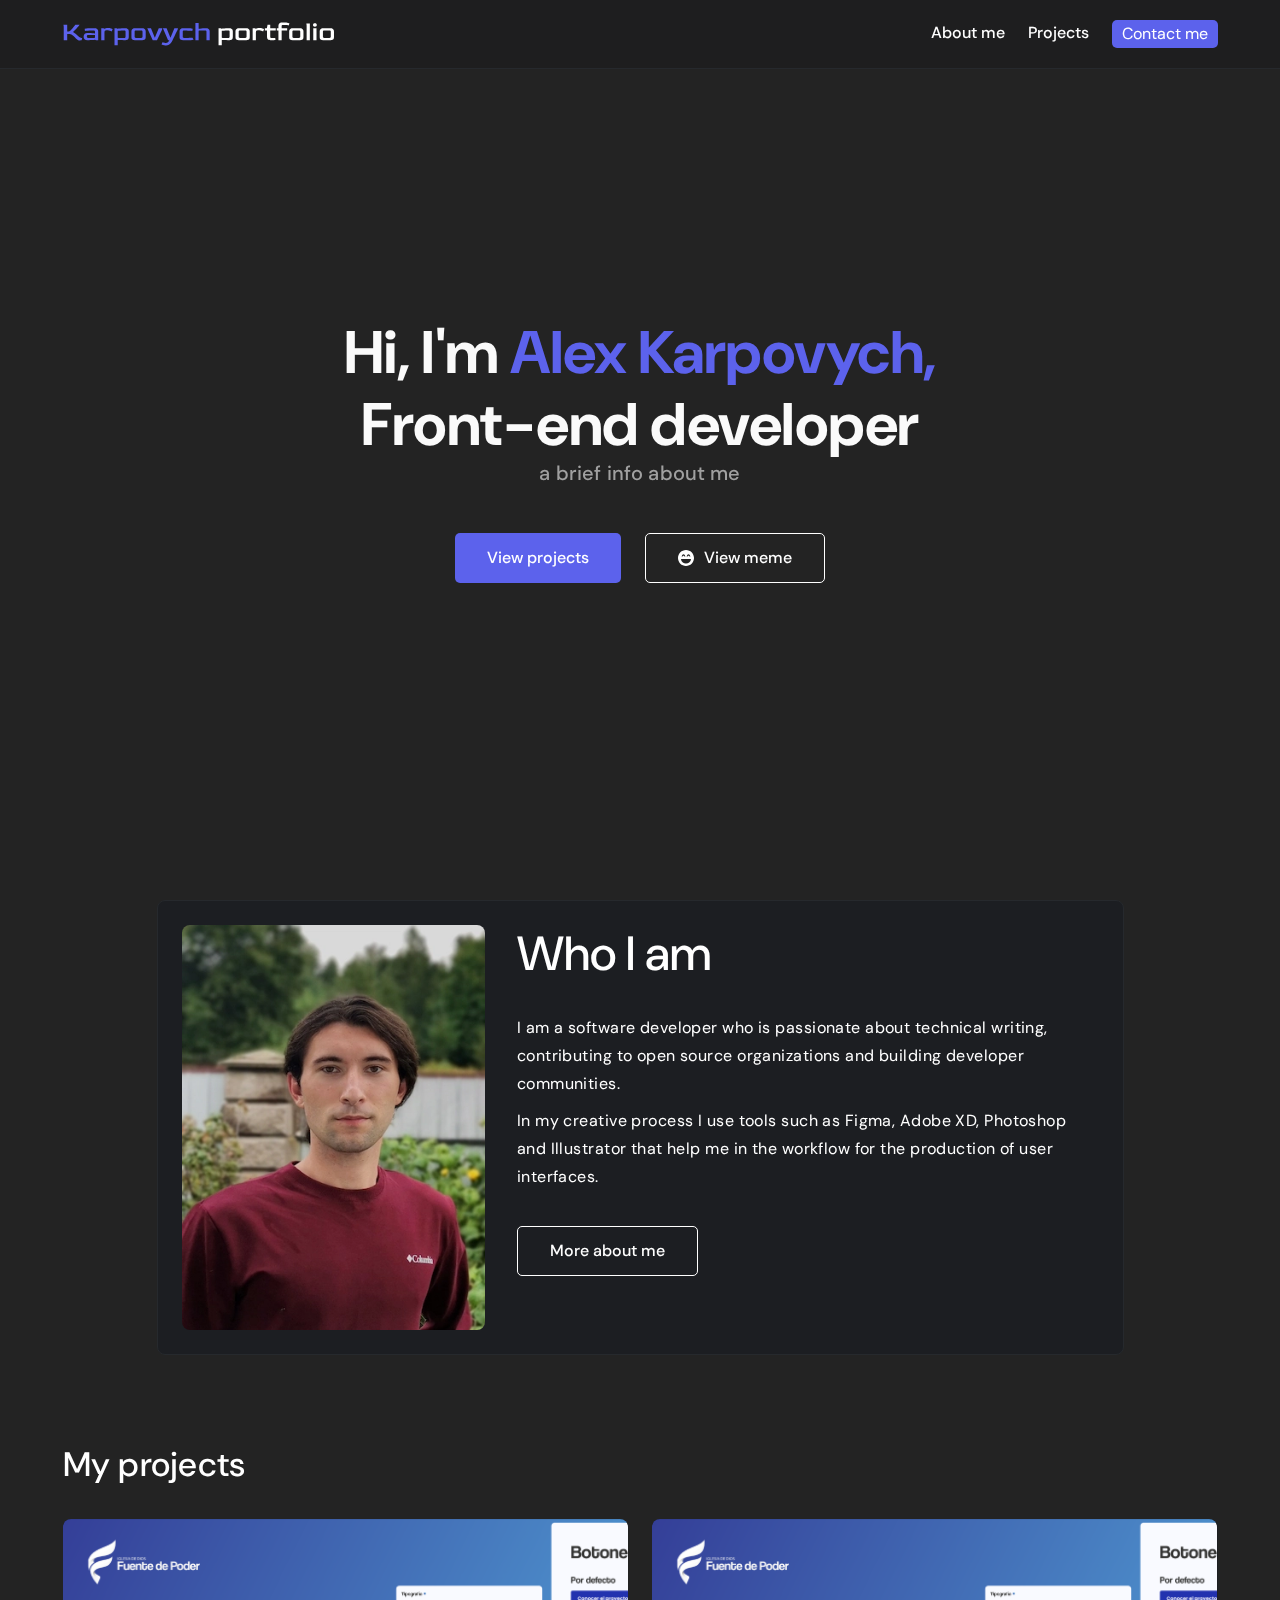
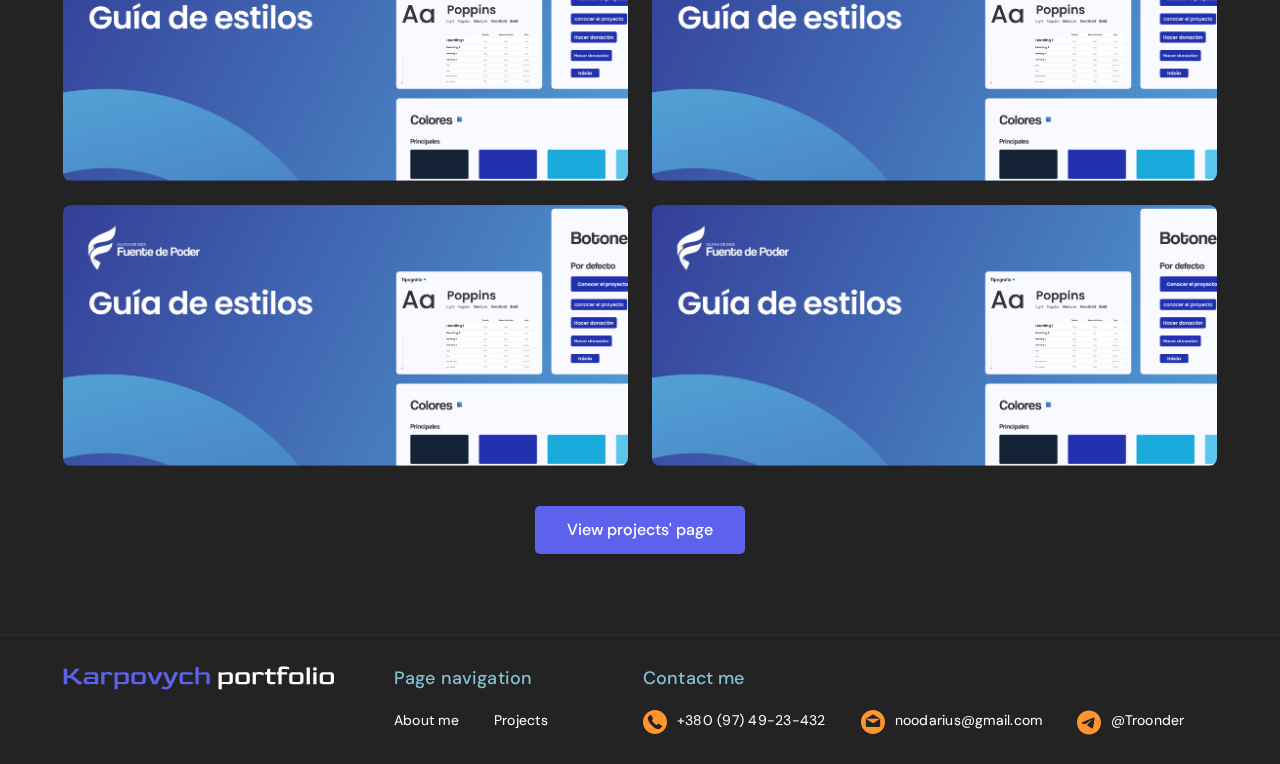
<file: index.html>
<!DOCTYPE html>
<html lang="en">

<head>
    <meta charset="UTF-8">
    <meta http-equiv="X-UA-Compatible" content="IE=edge">
    <meta name="viewport" content="width=device-width, initial-scale=1.0">
    <title>Portfolio</title>
    <link rel="icon" href="/img/icons/icon.svg" type="image/svg+xml">
    <link rel="stylesheet" href="/css2/normalize.css">
    <link rel="stylesheet" href="/css2/DDS3.css">
    <link rel="stylesheet" href="/css2/visually-hidden.css">
    <link rel="stylesheet" href="/css/style.css">
    <link rel="preconnect" href="https://fonts.googleapis.com">
    <link rel="preconnect" href="https://fonts.gstatic.com" crossorigin>
    <link href="https://fonts.googleapis.com/css2?family=DM+Sans:wght@400;500;700&display=swap" rel="stylesheet">

</head>

<body class="body">
   
    <header class="header">
        <div class="container">
            <div class="header__inner">               
                <a href="" class="header__logo logo">
                    <picture>
                        <source media="(max-width:768px)" srcset="/img/header/karpovych.svg 370w" sizes="370px" type="image/svg+xml">
                        <img src="/img/header/karpovych-portfolio.svg" alt="" class="header__logo-img" height="24">
                    </picture>                    
                </a>
                <nav class="header__nav menu">
                    <button type="button" class="menu__icon">
                        <span class="menu__icon-span"></span>
                        <span class="visually-hidden">Menu</span>
                    </button>
                    <div class="menu__body">
                        <ul class="header__list menu__list">
                            <li class="header__item menu__item">
                                <a href="/pages/about.html" class="header__item-link">About me</a>
                            </li>
                            <li class="header__item menu__item">
                                <a href="/pages/projects.html" class="header__item-link">Projects</a>
                            </li>
                            <li class="header__item menu__item">
                                <button type="button" class="header__open-contacts-button">Contact me</button>
                            </li>
                        </ul>
                    </div>
                </nav>
            </div>
        </div>
    </header>
    <!-- END header -->

    <main class="index-main main">
        <h1 class="visually-hidden">Karpovych portfolio</h1>

        <section class="intro">
            <div class="intro__content">
                <div class="intro__text">
                    <h2 class="intro__title">a brief info about me</h2>
                    <p class="intro__greeting">Hi, I'm <span class="intro__name">Alex <br class="intro__br">Karpovych,</span><br>Front-end <br class="intro__br">developer</p>
                </div>
                <div class="intro__buttons-row">
                    <button class="button button--violet">View projects</button>
                    <button class="button button--transparent-bg button--meme" title="If you have a bad mood :'(">View meme</button>
                </div>
            </div>
        </section>
        <!-- END intro -->

        <section class="about">
            <div class="about__inner">
                <img src="/img/about/my-picture.webp" alt="" class="about__my-picture" width="327" height="405">
                <div class="about__content">
                    <h2 class="about__title">Who I am</h2>
                    <div class="about__text">
                        <p class="about__paragraph">I am a software developer who is passionate about technical writing, contributing to open source organizations and building developer communities.</p>
                        <p class="about__paragraph">In my creative process I use tools such as Figma, Adobe XD, Photoshop and Illustrator that help me in the workflow for the production of user interfaces.</p>
                    </div>
                    <a href="./pages/about.html" class="button button--transparent-bg button--about button--view-more">More about me</a>
                </div>
            </div>
        </section>
        <!-- END about -->

        <section class="projects">
            <div class="container">
                <div class="projects__inner">
                    <h2 class="projects__title">My projects</h2>
                    <div class="projects__content">
                        <ul class="projects__list">
                            <li class="projects__item">
                                <div class="projects__link-wrapeper">
                                    <a href="" class="projects__link">
                                        <img src="/img/projects/projects-1.png" alt="" class="projects__img" width="565" height="267">
                                        <h3 class="projects__name">Project 1</h3>
                                    </a>
                                    <div class="projects__blurer"></div>
                                </div>
                            </li>
                            <li class="projects__item">
                                <div class="projects__link-wrapeper">
                                    <a href="" class="projects__link">
                                        <img src="/img/projects/projects-1.png" alt="" class="projects__img" width="565" height="267">
                                        <h3 class="projects__name">Project 1</h3>
                                    </a>
                                    <div class="projects__blurer"></div>
                                </div>
                            </li>
                            <li class="projects__item">
                                <div class="projects__link-wrapeper">
                                    <a href="" class="projects__link">
                                        <img src="/img/projects/projects-1.png" alt="" class="projects__img" width="565" height="267">
                                        <h3 class="projects__name">Project 1</h3>
                                    </a>
                                    <div class="projects__blurer"></div>
                                </div>
                            </li>
                            <li class="projects__item">
                                <div class="projects__link-wrapeper">
                                    <a href="" class="projects__link">
                                        <img src="/img/projects/projects-1.png" alt="" class="projects__img" width="565" height="267">
                                        <h3 class="projects__name">Project 1</h3>
                                    </a>
                                    <div class="projects__blurer"></div>
                                </div>
                            </li>
                        </ul>
                    </div>
                    <div class="projects__buttons-row">
                        <button class="button button--violet button--view-more">View projects&#39; page</button>
                    </div>
                </div>
            </div>
        </section>
        <!-- END projects -->

    </main>
    <!-- END main -->
    <footer class="footer">
        <h2 class="visually-hidden">Additional links</h2>
        <div class="container">
            <div class="footer__inner">
                <a href="" class="logo footer__logo"><img src="/img/header/karpovych-portfolio.svg" alt="" class="header__logo-img" height="24"></a>
                <div class="footer__page-nav">
                    <h3 class="footer__list-title">Page navigation</h3>
                    <ul class="footer__list">
                        <li class="footer__item">
                            <a href="/pages/about.html" class="footer__link">About me</a>
                        </li>
                        <li class="footer__item">
                            <a href="/pages/projects.html" class="footer__link">Projects</a>
                        </li>
                    </ul>
                </div>
                <div class="footer__contact-me">
                    <h3 class="footer__list-title">Contact me</h3>
                    <ul class="footer__list footer__list--contact">
                        <li class="footer__item">
                            <a href="tel:+380974923432" class="footer__link">
                                <div class="footer__icon-wrapper"><svg version="1.1" id="svg2" xmlns:dc="http://purl.org/dc/elements/1.1/" xmlns:cc="http://creativecommons.org/ns#" xmlns:rdf="http://www.w3.org/1999/02/22-rdf-syntax-ns#" xmlns:svg="http://www.w3.org/2000/svg" xmlns:sodipodi="http://sodipodi.sourceforge.net/DTD/sodipodi-0.dtd"
                                        xmlns:inkscape="http://www.inkscape.org/namespaces/inkscape" sodipodi:docname="phone-alt.svg" inkscape:version="0.48.4 r9939" xmlns="http://www.w3.org/2000/svg" xmlns:xlink="http://www.w3.org/1999/xlink" x="0px" y="0px"
                                        viewBox="0 0 1200 1200" enable-background="new 0 0 1200 1200" xml:space="preserve">
                               <path id="path16180" inkscape:connector-curvature="0" d="M600,0C268.629,0,0,268.629,0,600s268.629,600,600,600
                                   s600-268.629,600-600S931.371,0,600,0z M384.375,238.33c12.362-0.729,23.536,6.66,32.007,19.775l82.031,155.566
                                   c8.637,18.434,3.729,38.172-9.155,51.343l-37.573,37.573c-2.319,3.178-3.845,6.757-3.882,10.693
                                   c14.409,55.775,58.117,107.223,96.681,142.603c38.562,35.38,80.009,83.281,133.812,94.629c6.65,1.855,14.797,2.52,19.556-1.903
                                   l43.652-44.458c15.068-11.421,36.866-16.956,52.954-7.617h0.732l148.021,87.378c21.728,13.619,23.979,39.944,8.423,55.957
                                   L849.683,941.016c-15.056,15.44-35.058,20.631-54.491,20.654c-85.948-2.575-167.158-44.759-233.862-88.11
                                   C451.84,793.907,351.407,695.114,288.355,575.757c-24.182-50.05-52.589-113.91-49.878-169.774
                                   c0.242-21.016,5.928-41.605,20.728-55.151l101.953-101.953C369.1,242.121,376.957,238.768,384.375,238.33z"/>
                               </svg>
                                </div>
                                <div class="footer__text">
                                    <nobr>+380 (97) 49-23-432</nobr>
                                </div>
                            </a>
                        </li>
                        <li class="footer__item">
                            <a href="mailto:noodarius@gmail.com" class="footer__link">
                                <div class="footer__icon-wrapper"><svg version="1.1" id="Layer_1" xmlns="http://www.w3.org/2000/svg" xmlns:xlink="http://www.w3.org/1999/xlink" x="0px" y="0px" viewBox="0 0 299.997 299.997" style="enable-background:new 0 0 299.997 299.997;" xml:space="preserve">
                               <g>                                     
                                       <path d="M149.996,0C67.157,0,0.001,67.158,0.001,149.997c0,82.837,67.156,150,149.995,150s150-67.163,150-150
                                           C299.996,67.158,232.835,0,149.996,0z M149.999,52.686l88.763,55.35H61.236L149.999,52.686z M239.868,196.423h-0.009
                                           c0,8.878-7.195,16.072-16.072,16.072H76.211c-8.878,0-16.072-7.195-16.072-16.072v-84.865c0-0.939,0.096-1.852,0.252-2.749
                                           l84.808,52.883c0.104,0.065,0.215,0.109,0.322,0.169c0.112,0.062,0.226,0.122,0.34,0.179c0.599,0.309,1.216,0.558,1.847,0.721
                                           c0.065,0.018,0.13,0.026,0.195,0.041c0.692,0.163,1.393,0.265,2.093,0.265h0.005c0.005,0,0.01,0,0.01,0
                                           c0.7,0,1.401-0.099,2.093-0.265c0.065-0.016,0.13-0.023,0.195-0.041c0.63-0.163,1.245-0.412,1.847-0.721
                                           c0.114-0.057,0.228-0.117,0.34-0.179c0.106-0.06,0.218-0.104,0.322-0.169l84.808-52.883c0.156,0.897,0.252,1.808,0.252,2.749
                                           V196.423z"/>                                      
                               </g>
                               </svg></div>
                                <div class="footer__text">noodarius@gmail.com</div>
                            </a>
                        </li>
                        <li class="footer__item">
                            <a href="https://t.me/Troonder" class="footer__link">
                                <div class="footer__icon-wrapper"><svg xmlns="http://www.w3.org/2000/svg" viewBox="0 0 496 512"><!--! Font Awesome Pro 6.1.1 by @fontawesome - https://fontawesome.com License - https://fontawesome.com/license (Commercial License) Copyright 2022 Fonticons, Inc. --><path d="M248,8C111.033,8,0,119.033,0,256S111.033,504,248,504,496,392.967,496,256,384.967,8,248,8ZM362.952,176.66c-3.732,39.215-19.881,134.378-28.1,178.3-3.476,18.584-10.322,24.816-16.948,25.425-14.4,1.326-25.338-9.517-39.287-18.661-21.827-14.308-34.158-23.215-55.346-37.177-24.485-16.135-8.612-25,5.342-39.5,3.652-3.793,67.107-61.51,68.335-66.746.153-.655.3-3.1-1.154-4.384s-3.59-.849-5.135-.5q-3.283.746-104.608,69.142-14.845,10.194-26.894,9.934c-8.855-.191-25.888-5.006-38.551-9.123-15.531-5.048-27.875-7.717-26.8-16.291q.84-6.7,18.45-13.7,108.446-47.248,144.628-62.3c68.872-28.647,83.183-33.623,92.511-33.789,2.052-.034,6.639.474,9.61,2.885a10.452,10.452,0,0,1,3.53,6.716A43.765,43.765,0,0,1,362.952,176.66Z"/></svg></div>
                                <div class="footer__text">@Troonder</div>
                            </a>
                        </li>
                    </ul>
                </div>
            </div>
        </div>
    </footer>
    <!-- END footer -->
    <div class="body-hover">
    </div>
    <section class="modal modal--contact">
        <h2 class="modal__title">Contact me</h2>
        <ul class="modal__list">
            <li class="modal__item">
                <a href="tel:+380974923432" class="modal__link">
                    <div class="modal__icon-wrapper"><svg version="1.1" id="svg2" xmlns:dc="http://purl.org/dc/elements/1.1/" xmlns:cc="http://creativecommons.org/ns#" xmlns:rdf="http://www.w3.org/1999/02/22-rdf-syntax-ns#" xmlns:svg="http://www.w3.org/2000/svg" xmlns:sodipodi="http://sodipodi.sourceforge.net/DTD/sodipodi-0.dtd"
                            xmlns:inkscape="http://www.inkscape.org/namespaces/inkscape" sodipodi:docname="phone-alt.svg" inkscape:version="0.48.4 r9939" xmlns="http://www.w3.org/2000/svg" xmlns:xlink="http://www.w3.org/1999/xlink" x="0px" y="0px" viewBox="0 0 1200 1200"
                            enable-background="new 0 0 1200 1200" xml:space="preserve">
               <path id="path16180" inkscape:connector-curvature="0" d="M600,0C268.629,0,0,268.629,0,600s268.629,600,600,600
                   s600-268.629,600-600S931.371,0,600,0z M384.375,238.33c12.362-0.729,23.536,6.66,32.007,19.775l82.031,155.566
                   c8.637,18.434,3.729,38.172-9.155,51.343l-37.573,37.573c-2.319,3.178-3.845,6.757-3.882,10.693
                   c14.409,55.775,58.117,107.223,96.681,142.603c38.562,35.38,80.009,83.281,133.812,94.629c6.65,1.855,14.797,2.52,19.556-1.903
                   l43.652-44.458c15.068-11.421,36.866-16.956,52.954-7.617h0.732l148.021,87.378c21.728,13.619,23.979,39.944,8.423,55.957
                   L849.683,941.016c-15.056,15.44-35.058,20.631-54.491,20.654c-85.948-2.575-167.158-44.759-233.862-88.11
                   C451.84,793.907,351.407,695.114,288.355,575.757c-24.182-50.05-52.589-113.91-49.878-169.774
                   c0.242-21.016,5.928-41.605,20.728-55.151l101.953-101.953C369.1,242.121,376.957,238.768,384.375,238.33z"/>
               </svg>
                    </div>
                    <div class="modal__text">
                        <nobr>+380 (97) 49-23-432</nobr>
                    </div>
                </a>
            </li>
            <li class="modal__item">
                <a href="mailto:noodarius@gmail.com" class="modal__link">
                    <div class="modal__icon-wrapper"><svg version="1.1" id="Layer_1" xmlns="http://www.w3.org/2000/svg" xmlns:xlink="http://www.w3.org/1999/xlink" x="0px" y="0px" viewBox="0 0 299.997 299.997" style="enable-background:new 0 0 299.997 299.997;" xml:space="preserve">
               <g>                                     
                       <path d="M149.996,0C67.157,0,0.001,67.158,0.001,149.997c0,82.837,67.156,150,149.995,150s150-67.163,150-150
                           C299.996,67.158,232.835,0,149.996,0z M149.999,52.686l88.763,55.35H61.236L149.999,52.686z M239.868,196.423h-0.009
                           c0,8.878-7.195,16.072-16.072,16.072H76.211c-8.878,0-16.072-7.195-16.072-16.072v-84.865c0-0.939,0.096-1.852,0.252-2.749
                           l84.808,52.883c0.104,0.065,0.215,0.109,0.322,0.169c0.112,0.062,0.226,0.122,0.34,0.179c0.599,0.309,1.216,0.558,1.847,0.721
                           c0.065,0.018,0.13,0.026,0.195,0.041c0.692,0.163,1.393,0.265,2.093,0.265h0.005c0.005,0,0.01,0,0.01,0
                           c0.7,0,1.401-0.099,2.093-0.265c0.065-0.016,0.13-0.023,0.195-0.041c0.63-0.163,1.245-0.412,1.847-0.721
                           c0.114-0.057,0.228-0.117,0.34-0.179c0.106-0.06,0.218-0.104,0.322-0.169l84.808-52.883c0.156,0.897,0.252,1.808,0.252,2.749
                           V196.423z"/>                                      
               </g>
               </svg></div>
                    <div class="modal__text">noodarius@gmail.com</div>
                </a>
            </li>
            <li class="modal__item">
                <a href="https://t.me/Troonder" class="modal__link">
                    <div class="modal__icon-wrapper">
                        <svg xmlns="http://www.w3.org/2000/svg" viewBox="0 0 496 512">
                        <path d="M248,8C111.033,8,0,119.033,0,256S111.033,504,248,504,496,392.967,496,256,384.967,8,248,8ZM362.952,176.66c-3.732,39.215-19.881,134.378-28.1,178.3-3.476,18.584-10.322,24.816-16.948,25.425-14.4,1.326-25.338-9.517-39.287-18.661-21.827-14.308-34.158-23.215-55.346-37.177-24.485-16.135-8.612-25,5.342-39.5,3.652-3.793,67.107-61.51,68.335-66.746.153-.655.3-3.1-1.154-4.384s-3.59-.849-5.135-.5q-3.283.746-104.608,69.142-14.845,10.194-26.894,9.934c-8.855-.191-25.888-5.006-38.551-9.123-15.531-5.048-27.875-7.717-26.8-16.291q.84-6.7,18.45-13.7,108.446-47.248,144.628-62.3c68.872-28.647,83.183-33.623,92.511-33.789,2.052-.034,6.639.474,9.61,2.885a10.452,10.452,0,0,1,3.53,6.716A43.765,43.765,0,0,1,362.952,176.66Z"
                        />
                        </svg>
                    </div>
                    <div class="modal__text">@Troonder</div>
                </a>
            </li>
        </ul>
    <button class="modal__close-button">
            
            <svg width="18" height="17" viewBox="0 0 18 17" fill="none" xmlns="http://www.w3.org/2000/svg">
            <path d="M18 1.4175L16.4885 0L8.99468 7.07747L1.50089 0L0 1.4175L7.49379 8.49497L0 15.5724L1.50089 17L8.99468 9.92253L16.4885 17L18 15.5724L10.5062 8.49497L18 1.4175Z" fill="#231F20"/>
            </svg>
           
        </button>
    </section>

<script src="/js/script.js"></script>
</body>

</html>
</file>
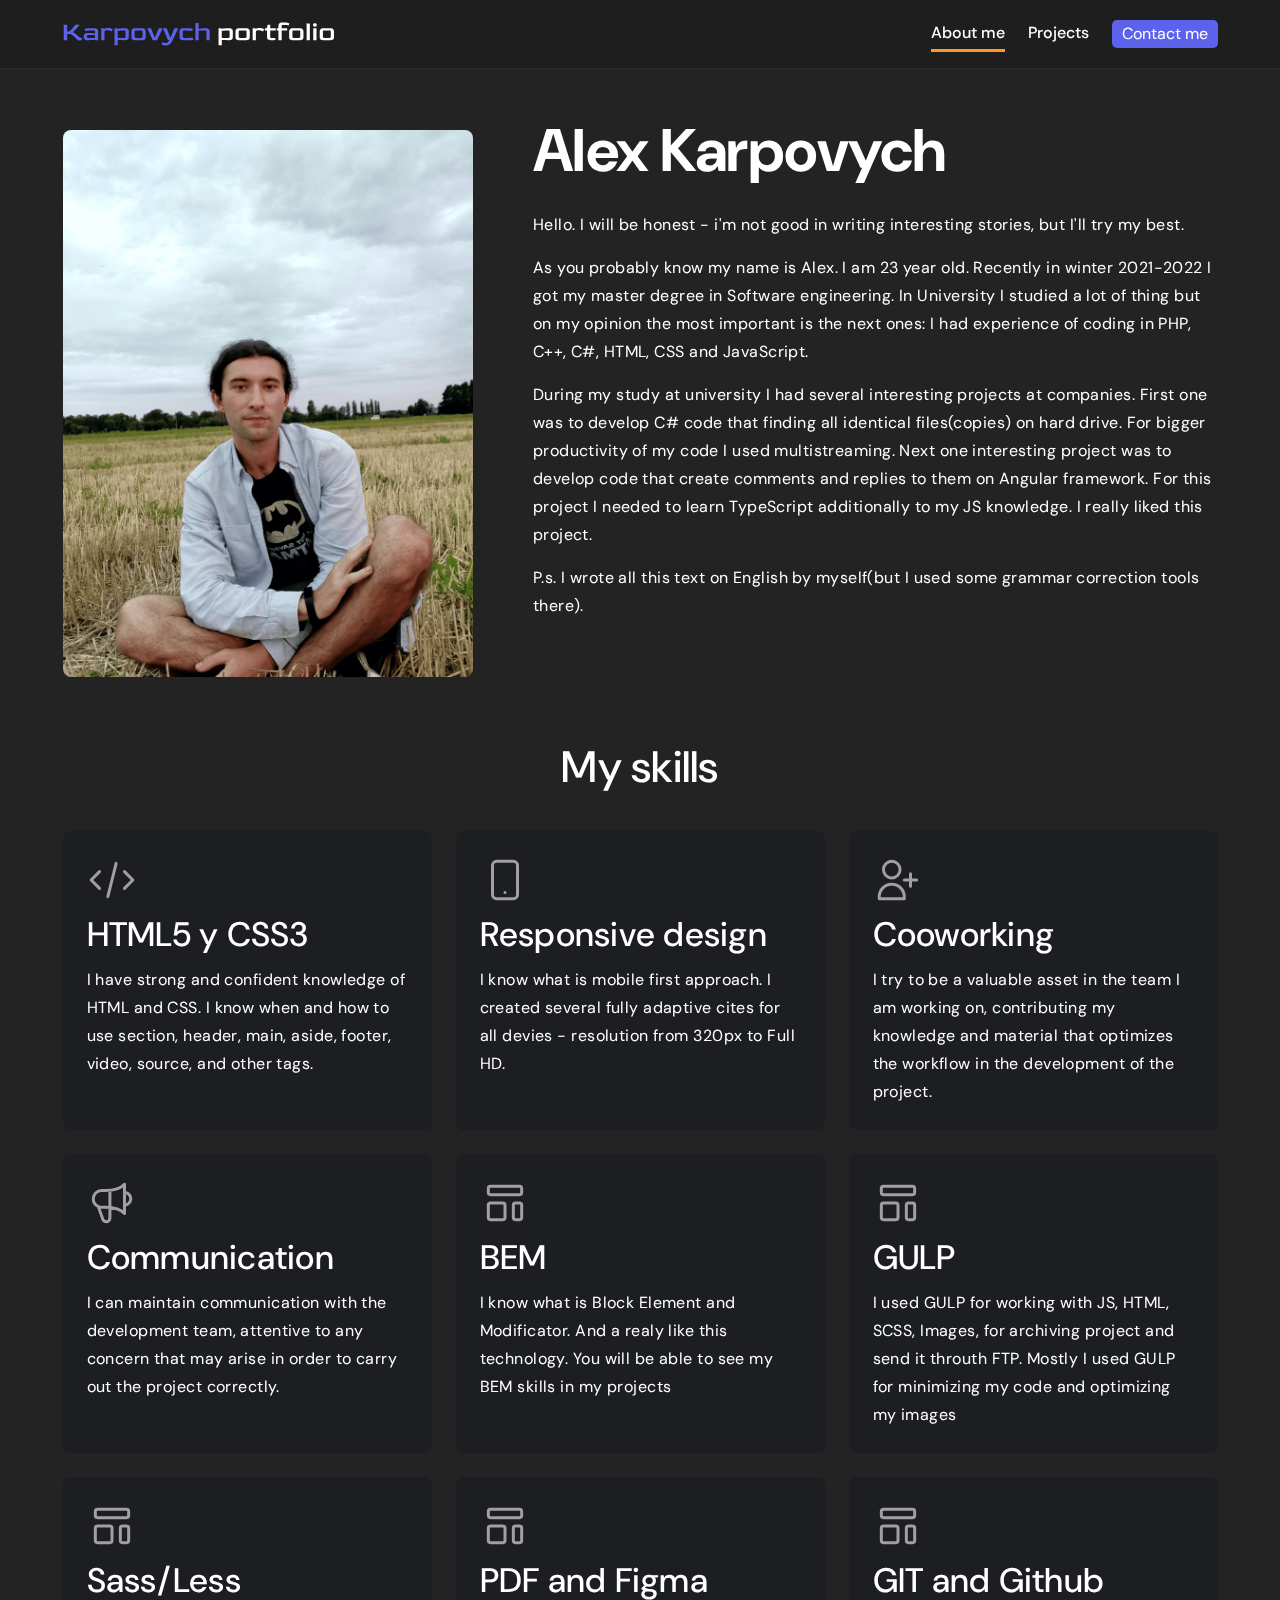
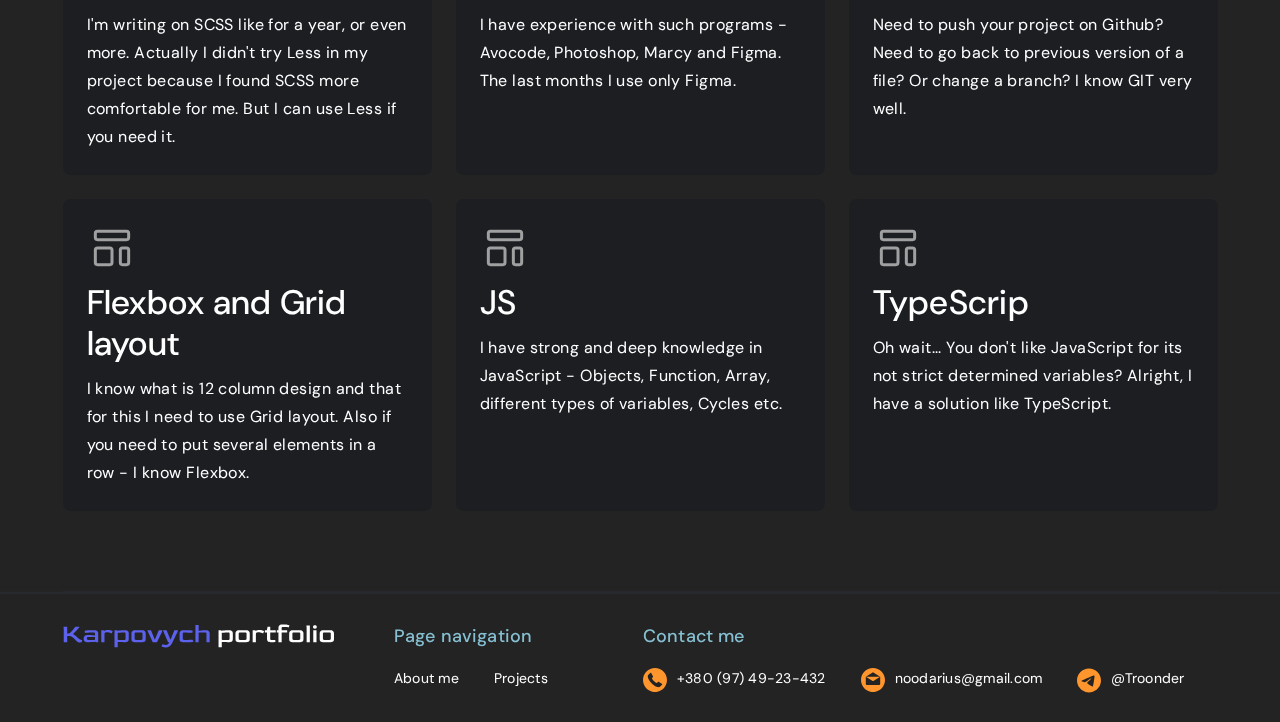
<file: pages/about.html>
<!DOCTYPE html>
<html lang="en">

<head>
    <meta charset="UTF-8">
    <meta http-equiv="X-UA-Compatible" content="IE=edge">
    <meta name="viewport" content="width=device-width, initial-scale=1.0">
    <title>Portfolio</title>
    <link rel="icon" href="/img/icons/icon.svg" type="image/svg+xml">
    <link rel="stylesheet" href="/css2/normalize.css">
    <link rel="stylesheet" href="/css2/DDS3.css">
    <link rel="stylesheet" href="/css2/visually-hidden.css">
    <link rel="stylesheet" href="/css/style.css">
    <link rel="preconnect" href="https://fonts.googleapis.com">
    <link rel="preconnect" href="https://fonts.gstatic.com" crossorigin>
    <link href="https://fonts.googleapis.com/css2?family=DM+Sans:wght@400;500;700&display=swap" rel="stylesheet">
</head>

<body class="body">
    <header class="header">
        <div class="container">
            <div class="header__inner">
                <a href="../index.html" class="header__logo logo">
                    <picture>
                        <source media="(max-width:768px)" srcset="/img/header/karpovych.svg 370w" sizes="370px" type="image/svg+xml">
                        <img src="/img/header/karpovych-portfolio.svg" alt="" class="header__logo-img" height="24">
                    </picture>   
                </a>                
                <nav class="header__nav menu">
                    <button type="button" class="menu__icon">
                        <span class="menu__icon-span"></span>
                        <span class="visually-hidden">Menu</span>
                    </button>
                    <div class="menu__body">
                        <ul class="header__list menu__list">
                            <li class="header__item menu__item">
                                <a class="header__item-link  header__item-link--current">About me</a>
                            </li>
                            <li class="header__item menu__item">
                                <a href="/pages/projects.html" class="header__item-link">Projects</a>
                            </li>
                            <li class="header__item menu__item">
                                <button type="button" class="header__open-contacts-button">Contact me</button>
                            </li>
                        </ul>
                    </div>
                </nav>
            </div>
        </div>
    </header>
    <!-- END header -->
    <main class="about-main main">
        <h1 class="visually-hidden">Who I am, what I can</h1>
        <section class="bio">
            <div class="container">
                <div class="bio__inner">
                    <img src="../img/about/profile-photo2.webp" alt="" class="bio__img" width="448" height="547">
                    <div class="bio__content">
                        <h2 class="bio__name">Alex Karpovych</h2>
                        <div class="bio__description">
                            <p class="bio__paragraph">Hello. I will be honest - i'm not good in writing interesting stories, but I'll try my best. 
                            </p>
                            <p class="bio__paragraph">As you probably know my name is Alex. I am 23 year old. Recently in winter 2021-2022 I got my master degree in Software engineering. In University I studied a lot of thing but on my opinion the most important is the next ones: I had experience of coding in PHP, C++, C#, HTML, CSS and JavaScript. 
                            </p>
                            <p class="bio__paragraph">During my study at university I had several interesting projects at companies. First one was to develop C# code that finding all identical files(copies) on hard drive. For bigger productivity of my code I used multistreaming. Next one interesting project was to develop code that create comments and replies to them on Angular framework. For this project I needed to learn TypeScript additionally to my JS knowledge. I really liked this project.
                            </p>
                            <p class="bio__paragraph">P.s. I wrote all this text on English by myself(but I used some grammar correction tools there).
                            </p>
                        </div>
                    </div>
                </div>
            </div>
        </section>
        <!-- END bio -->
        <section class="skills">
            <div class="container">
                <div class="skills__inner">
                    <h2 class="skills__title">
                        My skills
                    </h2>
                    <div class="skills__content">
                        <ul class="skills__list">
                            <li class="skills__item">
                                <h3 class="skills__name-of-skill">HTML5 y CSS3</h3>
                                <div class="skills__img-wrapper"><img src="../img/skills/2.svg" alt="" class="skills__img" width="50" height="50"></div>
                                <p class="skills__desription">I have strong and confident knowledge of HTML and CSS. I know when and how to use section, header, main, aside, footer, video, source, and other tags.</p>
                            </li>
                            <li class="skills__item">
                                <h3 class="skills__name-of-skill">Responsive design</h3>
                                <div class="skills__img-wrapper"><img src="../img/skills/1.svg" alt="" class="skills__img" width="50" height="50"></div>
                                <p class="skills__desription">I know what is mobile first approach. I created several fully adaptive cites for all devies - resolution from 320px to Full HD.</p>
                            </li>                            
                            <li class="skills__item">
                                <h3 class="skills__name-of-skill">Cooworking</h3>
                                <div class="skills__img-wrapper"><img src="../img/skills/3.svg" alt="" class="skills__img" width="50" height="50"></div>
                                <p class="skills__desription">I try to be a valuable asset in the team I am working on, contributing my knowledge and material that optimizes the workflow in the development of the project.</p>
                            </li>
                            <li class="skills__item">
                                <h3 class="skills__name-of-skill">Communication</h3>
                                <div class="skills__img-wrapper"><img src="../img/skills/4.svg" alt="" class="skills__img" width="50" height="50"></div>
                                <p class="skills__desription">I can maintain communication with the development team, attentive to any concern that may arise in order to carry out the project correctly.</p>
                            </li>
                            <li class="skills__item">
                                <h3 class="skills__name-of-skill">BEM</h3>
                                <div class="skills__img-wrapper"><img src="../img/skills/5.svg" alt="" class="skills__img" width="50" height="50"></div>
                                <p class="skills__desription">I know what is Block Element and Modificator. And a realy like this technology. You will be able to see my BEM skills in my projects</p>
                            </li>                           
                            <li class="skills__item">
                                <h3 class="skills__name-of-skill">GULP</h3>
                                <div class="skills__img-wrapper"><img src="../img/skills/5.svg" alt="" class="skills__img" width="50" height="50"></div>
                                <p class="skills__desription">I used GULP for working with JS, HTML, SCSS, Images, for archiving project and send it throuth FTP. Mostly I used GULP for minimizing my code and optimizing my images</p>
                            </li>
                            <li class="skills__item">
                                <h3 class="skills__name-of-skill">Sass/Less</h3>
                                <div class="skills__img-wrapper"><img src="../img/skills/5.svg" alt="" class="skills__img" width="50" height="50"></div>
                                <p class="skills__desription">I'm writing on SCSS like for a year, or even more. Actually I didn't try Less in my project because I found SCSS more comfortable for me. But I can use Less if you need it.</p>
                            </li>
                            <li class="skills__item">
                                <h3 class="skills__name-of-skill">PDF and Figma</h3>
                                <div class="skills__img-wrapper"><img src="../img/skills/5.svg" alt="" class="skills__img" width="50" height="50"></div>
                                <p class="skills__desription">I have experience with such programs - Avocode, Photoshop, Marcy and Figma. The last months I use only Figma.</p>
                            </li>
                            <li class="skills__item">
                                <h3 class="skills__name-of-skill">GIT and Github</h3>
                                <div class="skills__img-wrapper"><img src="../img/skills/5.svg" alt="" class="skills__img" width="50" height="50"></div>
                                <p class="skills__desription">Need to push your project on Github? Need to go back to previous version of a file? Or change a branch? I know GIT very well.</p>
                            </li>
                            <li class="skills__item">
                                <h3 class="skills__name-of-skill">Flexbox and Grid layout</h3>
                                <div class="skills__img-wrapper"><img src="../img/skills/5.svg" alt="" class="skills__img" width="50" height="50"></div>
                                <p class="skills__desription">I know what is 12 column design and that for this I need to use Grid layout. Also if you need to put several elements in a row - I know Flexbox.</p>
                            </li>
                            <li class="skills__item">
                                <h3 class="skills__name-of-skill">JS</h3>
                                <div class="skills__img-wrapper"><img src="../img/skills/5.svg" alt="" class="skills__img" width="50" height="50"></div>
                                <p class="skills__desription">I have strong and deep knowledge in JavaScript - Objects, Function, Array, different types of variables, Cycles etc.</p>
                            </li>
                            <li class="skills__item">
                                <h3 class="skills__name-of-skill">TypeScrip</h3>
                                <div class="skills__img-wrapper"><img src="../img/skills/5.svg" alt="" class="skills__img" width="50" height="50"></div>
                                <p class="skills__desription">Oh wait... You don't like JavaScript for its not strict determined variables? Alright, I have a solution like TypeScript.</p>
                            </li>
                        </ul>
                    </div>
                </div>
            </div>
        </section>
    </main>
    <!-- END main -->
    <footer class="footer">
        <h2 class="visually-hidden">Additional links</h2>
        <div class="container">
            <div class="footer__inner">
                <a href="" class="logo footer__logo"><img src="/img/header/karpovych-portfolio.svg" alt="" class="header__logo-img" height="24"></a>
                <div class="footer__page-nav">
                    <h3 class="footer__list-title">Page navigation</h3>
                    <ul class="footer__list">
                        <li class="footer__item">
                            <a href="/pages/about.html" class="footer__link">About me</a>
                        </li>
                        <li class="footer__item">
                            <a href="/pages/projects.html" class="footer__link">Projects</a>
                        </li>
                    </ul>
                </div>
                <div class="footer__contact-me">
                    <h3 class="footer__list-title">Contact me</h3>
                    <ul class="footer__list footer__list--contact">
                        <li class="footer__item">
                            <a href="tel:+380974923432" class="footer__link">
                                <div class="footer__icon-wrapper"><svg version="1.1" id="svg2" xmlns:dc="http://purl.org/dc/elements/1.1/" xmlns:cc="http://creativecommons.org/ns#" xmlns:rdf="http://www.w3.org/1999/02/22-rdf-syntax-ns#" xmlns:svg="http://www.w3.org/2000/svg" xmlns:sodipodi="http://sodipodi.sourceforge.net/DTD/sodipodi-0.dtd"
                                        xmlns:inkscape="http://www.inkscape.org/namespaces/inkscape" sodipodi:docname="phone-alt.svg" inkscape:version="0.48.4 r9939" xmlns="http://www.w3.org/2000/svg" xmlns:xlink="http://www.w3.org/1999/xlink" x="0px" y="0px"
                                        viewBox="0 0 1200 1200" enable-background="new 0 0 1200 1200" xml:space="preserve">
                               <path id="path16180" inkscape:connector-curvature="0" d="M600,0C268.629,0,0,268.629,0,600s268.629,600,600,600
                                   s600-268.629,600-600S931.371,0,600,0z M384.375,238.33c12.362-0.729,23.536,6.66,32.007,19.775l82.031,155.566
                                   c8.637,18.434,3.729,38.172-9.155,51.343l-37.573,37.573c-2.319,3.178-3.845,6.757-3.882,10.693
                                   c14.409,55.775,58.117,107.223,96.681,142.603c38.562,35.38,80.009,83.281,133.812,94.629c6.65,1.855,14.797,2.52,19.556-1.903
                                   l43.652-44.458c15.068-11.421,36.866-16.956,52.954-7.617h0.732l148.021,87.378c21.728,13.619,23.979,39.944,8.423,55.957
                                   L849.683,941.016c-15.056,15.44-35.058,20.631-54.491,20.654c-85.948-2.575-167.158-44.759-233.862-88.11
                                   C451.84,793.907,351.407,695.114,288.355,575.757c-24.182-50.05-52.589-113.91-49.878-169.774
                                   c0.242-21.016,5.928-41.605,20.728-55.151l101.953-101.953C369.1,242.121,376.957,238.768,384.375,238.33z"/>
                               </svg>
                                </div>
                                <div class="footer__text">
                                    <nobr>+380 (97) 49-23-432</nobr>
                                </div>
                            </a>
                        </li>
                        <li class="footer__item">
                            <a href="mailto:noodarius@gmail.com" class="footer__link">
                                <div class="footer__icon-wrapper"><svg version="1.1" id="Layer_1" xmlns="http://www.w3.org/2000/svg" xmlns:xlink="http://www.w3.org/1999/xlink" x="0px" y="0px" viewBox="0 0 299.997 299.997" style="enable-background:new 0 0 299.997 299.997;" xml:space="preserve">
                               <g>                                     
                                       <path d="M149.996,0C67.157,0,0.001,67.158,0.001,149.997c0,82.837,67.156,150,149.995,150s150-67.163,150-150
                                           C299.996,67.158,232.835,0,149.996,0z M149.999,52.686l88.763,55.35H61.236L149.999,52.686z M239.868,196.423h-0.009
                                           c0,8.878-7.195,16.072-16.072,16.072H76.211c-8.878,0-16.072-7.195-16.072-16.072v-84.865c0-0.939,0.096-1.852,0.252-2.749
                                           l84.808,52.883c0.104,0.065,0.215,0.109,0.322,0.169c0.112,0.062,0.226,0.122,0.34,0.179c0.599,0.309,1.216,0.558,1.847,0.721
                                           c0.065,0.018,0.13,0.026,0.195,0.041c0.692,0.163,1.393,0.265,2.093,0.265h0.005c0.005,0,0.01,0,0.01,0
                                           c0.7,0,1.401-0.099,2.093-0.265c0.065-0.016,0.13-0.023,0.195-0.041c0.63-0.163,1.245-0.412,1.847-0.721
                                           c0.114-0.057,0.228-0.117,0.34-0.179c0.106-0.06,0.218-0.104,0.322-0.169l84.808-52.883c0.156,0.897,0.252,1.808,0.252,2.749
                                           V196.423z"/>                                      
                               </g>
                               </svg></div>
                                <div class="footer__text">noodarius@gmail.com</div>
                            </a>
                        </li>
                        <li class="footer__item">
                            <a href="https://t.me/Troonder" class="footer__link">
                                <div class="footer__icon-wrapper"><svg xmlns="http://www.w3.org/2000/svg" viewBox="0 0 496 512"><!--! Font Awesome Pro 6.1.1 by @fontawesome - https://fontawesome.com License - https://fontawesome.com/license (Commercial License) Copyright 2022 Fonticons, Inc. --><path d="M248,8C111.033,8,0,119.033,0,256S111.033,504,248,504,496,392.967,496,256,384.967,8,248,8ZM362.952,176.66c-3.732,39.215-19.881,134.378-28.1,178.3-3.476,18.584-10.322,24.816-16.948,25.425-14.4,1.326-25.338-9.517-39.287-18.661-21.827-14.308-34.158-23.215-55.346-37.177-24.485-16.135-8.612-25,5.342-39.5,3.652-3.793,67.107-61.51,68.335-66.746.153-.655.3-3.1-1.154-4.384s-3.59-.849-5.135-.5q-3.283.746-104.608,69.142-14.845,10.194-26.894,9.934c-8.855-.191-25.888-5.006-38.551-9.123-15.531-5.048-27.875-7.717-26.8-16.291q.84-6.7,18.45-13.7,108.446-47.248,144.628-62.3c68.872-28.647,83.183-33.623,92.511-33.789,2.052-.034,6.639.474,9.61,2.885a10.452,10.452,0,0,1,3.53,6.716A43.765,43.765,0,0,1,362.952,176.66Z"/></svg></div>
                                <div class="footer__text">@Troonder</div>
                            </a>
                        </li>
                    </ul>
                </div>
            </div>
        </div>
    </footer>
    <!-- END footer -->
        <div class="body-hover">
        </div>
        <section class="modal modal--contact">
            <h2 class="modal__title">Contact me</h2>
            <ul class="modal__list">
                <li class="modal__item">
                    <a href="tel:+380974923432" class="modal__link">
                        <div class="modal__icon-wrapper"><svg version="1.1" id="svg2" xmlns:dc="http://purl.org/dc/elements/1.1/" xmlns:cc="http://creativecommons.org/ns#" xmlns:rdf="http://www.w3.org/1999/02/22-rdf-syntax-ns#" xmlns:svg="http://www.w3.org/2000/svg" xmlns:sodipodi="http://sodipodi.sourceforge.net/DTD/sodipodi-0.dtd"
                                xmlns:inkscape="http://www.inkscape.org/namespaces/inkscape" sodipodi:docname="phone-alt.svg" inkscape:version="0.48.4 r9939" xmlns="http://www.w3.org/2000/svg" xmlns:xlink="http://www.w3.org/1999/xlink" x="0px" y="0px" viewBox="0 0 1200 1200"
                                enable-background="new 0 0 1200 1200" xml:space="preserve">
                   <path id="path16180" inkscape:connector-curvature="0" d="M600,0C268.629,0,0,268.629,0,600s268.629,600,600,600
                       s600-268.629,600-600S931.371,0,600,0z M384.375,238.33c12.362-0.729,23.536,6.66,32.007,19.775l82.031,155.566
                       c8.637,18.434,3.729,38.172-9.155,51.343l-37.573,37.573c-2.319,3.178-3.845,6.757-3.882,10.693
                       c14.409,55.775,58.117,107.223,96.681,142.603c38.562,35.38,80.009,83.281,133.812,94.629c6.65,1.855,14.797,2.52,19.556-1.903
                       l43.652-44.458c15.068-11.421,36.866-16.956,52.954-7.617h0.732l148.021,87.378c21.728,13.619,23.979,39.944,8.423,55.957
                       L849.683,941.016c-15.056,15.44-35.058,20.631-54.491,20.654c-85.948-2.575-167.158-44.759-233.862-88.11
                       C451.84,793.907,351.407,695.114,288.355,575.757c-24.182-50.05-52.589-113.91-49.878-169.774
                       c0.242-21.016,5.928-41.605,20.728-55.151l101.953-101.953C369.1,242.121,376.957,238.768,384.375,238.33z"/>
                   </svg>
                        </div>
                        <div class="modal__text">
                            <nobr>+380 (97) 49-23-432</nobr>
                        </div>
                    </a>
                </li>
                <li class="modal__item">
                    <a href="mailto:noodarius@gmail.com" class="modal__link">
                        <div class="modal__icon-wrapper"><svg version="1.1" id="Layer_1" xmlns="http://www.w3.org/2000/svg" xmlns:xlink="http://www.w3.org/1999/xlink" x="0px" y="0px" viewBox="0 0 299.997 299.997" style="enable-background:new 0 0 299.997 299.997;" xml:space="preserve">
                   <g>                                     
                           <path d="M149.996,0C67.157,0,0.001,67.158,0.001,149.997c0,82.837,67.156,150,149.995,150s150-67.163,150-150
                               C299.996,67.158,232.835,0,149.996,0z M149.999,52.686l88.763,55.35H61.236L149.999,52.686z M239.868,196.423h-0.009
                               c0,8.878-7.195,16.072-16.072,16.072H76.211c-8.878,0-16.072-7.195-16.072-16.072v-84.865c0-0.939,0.096-1.852,0.252-2.749
                               l84.808,52.883c0.104,0.065,0.215,0.109,0.322,0.169c0.112,0.062,0.226,0.122,0.34,0.179c0.599,0.309,1.216,0.558,1.847,0.721
                               c0.065,0.018,0.13,0.026,0.195,0.041c0.692,0.163,1.393,0.265,2.093,0.265h0.005c0.005,0,0.01,0,0.01,0
                               c0.7,0,1.401-0.099,2.093-0.265c0.065-0.016,0.13-0.023,0.195-0.041c0.63-0.163,1.245-0.412,1.847-0.721
                               c0.114-0.057,0.228-0.117,0.34-0.179c0.106-0.06,0.218-0.104,0.322-0.169l84.808-52.883c0.156,0.897,0.252,1.808,0.252,2.749
                               V196.423z"/>                                      
                   </g>
                   </svg></div>
                        <div class="modal__text">noodarius@gmail.com</div>
                    </a>
                </li>
                <li class="modal__item">
                    <a href="https://t.me/Troonder" class="modal__link">
                        <div class="modal__icon-wrapper">
                            <svg xmlns="http://www.w3.org/2000/svg" viewBox="0 0 496 512">
                            <path d="M248,8C111.033,8,0,119.033,0,256S111.033,504,248,504,496,392.967,496,256,384.967,8,248,8ZM362.952,176.66c-3.732,39.215-19.881,134.378-28.1,178.3-3.476,18.584-10.322,24.816-16.948,25.425-14.4,1.326-25.338-9.517-39.287-18.661-21.827-14.308-34.158-23.215-55.346-37.177-24.485-16.135-8.612-25,5.342-39.5,3.652-3.793,67.107-61.51,68.335-66.746.153-.655.3-3.1-1.154-4.384s-3.59-.849-5.135-.5q-3.283.746-104.608,69.142-14.845,10.194-26.894,9.934c-8.855-.191-25.888-5.006-38.551-9.123-15.531-5.048-27.875-7.717-26.8-16.291q.84-6.7,18.45-13.7,108.446-47.248,144.628-62.3c68.872-28.647,83.183-33.623,92.511-33.789,2.052-.034,6.639.474,9.61,2.885a10.452,10.452,0,0,1,3.53,6.716A43.765,43.765,0,0,1,362.952,176.66Z"
                            />
                            </svg>
                        </div>
                        <div class="modal__text">@Troonder</div>
                    </a>
                </li>
            </ul>
        <button class="modal__close-button">
                
                <svg width="18" height="17" viewBox="0 0 18 17" fill="none" xmlns="http://www.w3.org/2000/svg">
                <path d="M18 1.4175L16.4885 0L8.99468 7.07747L1.50089 0L0 1.4175L7.49379 8.49497L0 15.5724L1.50089 17L8.99468 9.92253L16.4885 17L18 15.5724L10.5062 8.49497L18 1.4175Z" fill="#231F20"/>
                </svg>
               
            </button>
        </section>
    
    <script src="/js/script.js"></script>
</body>

</html>
</file>
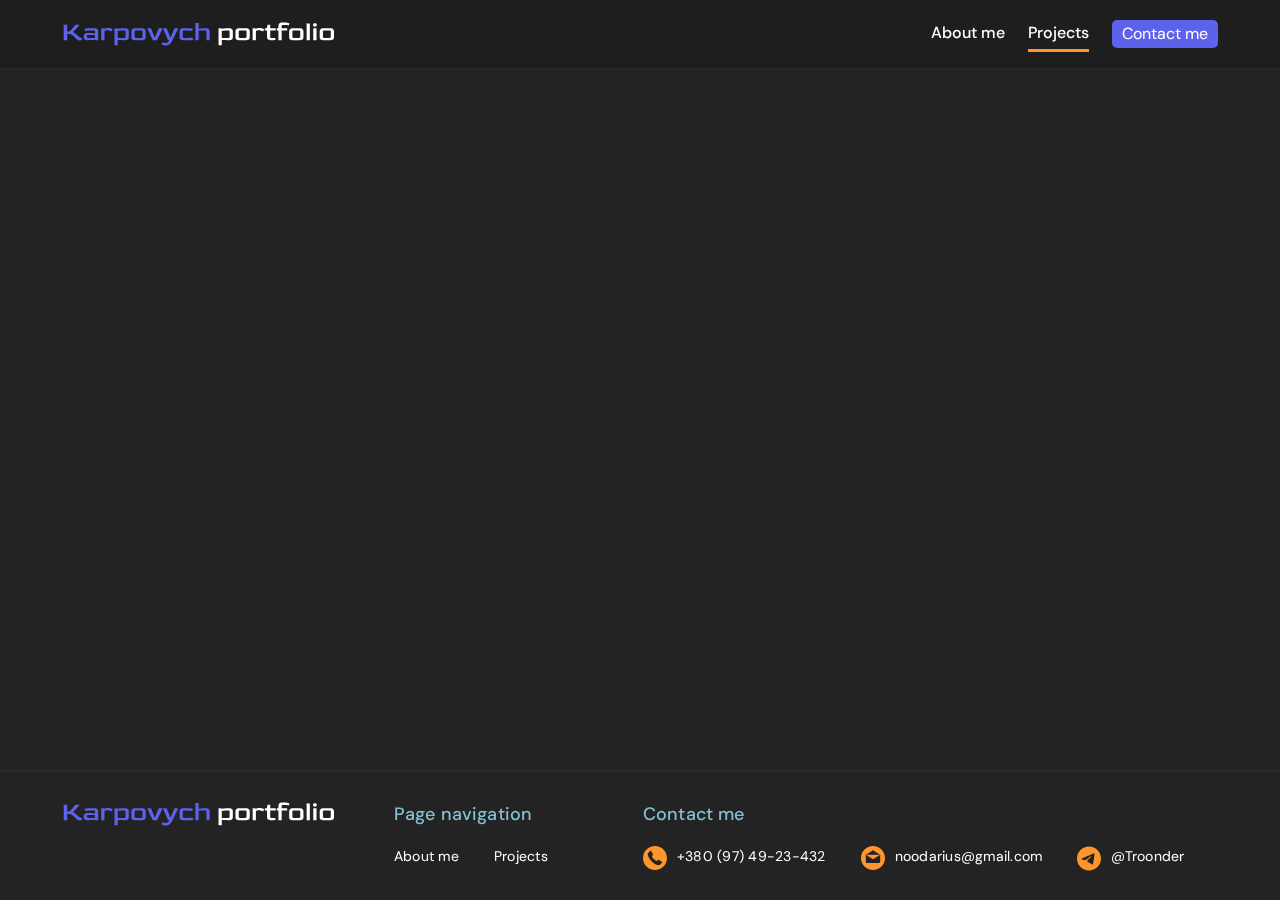
<file: pages/projects.html>
<!DOCTYPE html>
<html lang="en">
<head>
    <meta charset="UTF-8">
    <meta http-equiv="X-UA-Compatible" content="IE=edge">
    <meta name="viewport" content="width=device-width, initial-scale=1.0">
    <title>Portfolio</title>
    <link rel="icon" href="/img/icons/icon.svg" type="image/svg+xml">
    <link rel="stylesheet" href="/css2/normalize.css">
    <link rel="stylesheet" href="/css2/DDS3.css">
    <link rel="stylesheet" href="/css2/visually-hidden.css">
    <link rel="stylesheet" href="/css/style.css">
    <link rel="preconnect" href="https://fonts.googleapis.com">
    <link rel="preconnect" href="https://fonts.gstatic.com" crossorigin>
    <link href="https://fonts.googleapis.com/css2?family=DM+Sans:wght@400;500;700&display=swap" rel="stylesheet">
</head>
<body class="body">
    <header class="header">
        <div class="container">
            <div class="header__inner">
                <a href="../index.html" class="header__logo logo">
                    <picture>
                        <source media="(max-width:768px)" srcset="/img/header/karpovych.svg 370w" sizes="370px" type="image/svg+xml">
                        <img src="/img/header/karpovych-portfolio.svg" alt="" class="header__logo-img" height="24">
                    </picture>   
                </a>                
                <nav class="header__nav menu">
                    <button type="button" class="menu__icon">
                        <span class="menu__icon-span"></span>
                        <span class="visually-hidden">Menu</span>
                    </button>
                    <div class="menu__body">
                        <ul class="header__list menu__list">
                            <li class="header__item menu__item">
                                <a href="/pages/about.html" class="header__item-link">About me</a>
                            </li>
                            <li class="header__item menu__item">
                                <a class="header__item-link header__item-link--current">Projects</a>
                            </li>
                            <li class="header__item menu__item">
                                <button type="button" class="header__open-contacts-button">Contact me</button>
                            </li>
                        </ul>
                    </div>
                </nav>
            </div>
        </div>
    </header>
    <!-- END header -->
    <main class="projects-main main">
        <h1 class="visually-hidden">Karpovych projects</h1>
    </main>
    <!-- END main -->
    <footer class="footer">
        <h2 class="visually-hidden">Additional links</h2>
        <div class="container">
            <div class="footer__inner">
                <a href="" class="logo footer__logo"><img src="/img/header/karpovych-portfolio.svg" alt="" class="header__logo-img" height="24"></a>
                <div class="footer__page-nav">
                    <h3 class="footer__list-title">Page navigation</h3>
                    <ul class="footer__list">
                        <li class="footer__item">
                            <a href="/pages/about.html" class="footer__link">About me</a>
                        </li>
                        <li class="footer__item">
                            <a href="/pages/projects.html" class="footer__link">Projects</a>
                        </li>
                    </ul>
                </div>
                <div class="footer__contact-me">
                    <h3 class="footer__list-title">Contact me</h3>
                    <ul class="footer__list footer__list--contact">
                        <li class="footer__item">
                            <a href="tel:+380974923432" class="footer__link">
                                <div class="footer__icon-wrapper"><svg version="1.1" id="svg2" xmlns:dc="http://purl.org/dc/elements/1.1/" xmlns:cc="http://creativecommons.org/ns#" xmlns:rdf="http://www.w3.org/1999/02/22-rdf-syntax-ns#" xmlns:svg="http://www.w3.org/2000/svg" xmlns:sodipodi="http://sodipodi.sourceforge.net/DTD/sodipodi-0.dtd"
                                        xmlns:inkscape="http://www.inkscape.org/namespaces/inkscape" sodipodi:docname="phone-alt.svg" inkscape:version="0.48.4 r9939" xmlns="http://www.w3.org/2000/svg" xmlns:xlink="http://www.w3.org/1999/xlink" x="0px" y="0px"
                                        viewBox="0 0 1200 1200" enable-background="new 0 0 1200 1200" xml:space="preserve">
                               <path id="path16180" inkscape:connector-curvature="0" d="M600,0C268.629,0,0,268.629,0,600s268.629,600,600,600
                                   s600-268.629,600-600S931.371,0,600,0z M384.375,238.33c12.362-0.729,23.536,6.66,32.007,19.775l82.031,155.566
                                   c8.637,18.434,3.729,38.172-9.155,51.343l-37.573,37.573c-2.319,3.178-3.845,6.757-3.882,10.693
                                   c14.409,55.775,58.117,107.223,96.681,142.603c38.562,35.38,80.009,83.281,133.812,94.629c6.65,1.855,14.797,2.52,19.556-1.903
                                   l43.652-44.458c15.068-11.421,36.866-16.956,52.954-7.617h0.732l148.021,87.378c21.728,13.619,23.979,39.944,8.423,55.957
                                   L849.683,941.016c-15.056,15.44-35.058,20.631-54.491,20.654c-85.948-2.575-167.158-44.759-233.862-88.11
                                   C451.84,793.907,351.407,695.114,288.355,575.757c-24.182-50.05-52.589-113.91-49.878-169.774
                                   c0.242-21.016,5.928-41.605,20.728-55.151l101.953-101.953C369.1,242.121,376.957,238.768,384.375,238.33z"/>
                               </svg>
                                </div>
                                <div class="footer__text">
                                    <nobr>+380 (97) 49-23-432</nobr>
                                </div>
                            </a>
                        </li>
                        <li class="footer__item">
                            <a href="mailto:noodarius@gmail.com" class="footer__link">
                                <div class="footer__icon-wrapper"><svg version="1.1" id="Layer_1" xmlns="http://www.w3.org/2000/svg" xmlns:xlink="http://www.w3.org/1999/xlink" x="0px" y="0px" viewBox="0 0 299.997 299.997" style="enable-background:new 0 0 299.997 299.997;" xml:space="preserve">
                               <g>                                     
                                       <path d="M149.996,0C67.157,0,0.001,67.158,0.001,149.997c0,82.837,67.156,150,149.995,150s150-67.163,150-150
                                           C299.996,67.158,232.835,0,149.996,0z M149.999,52.686l88.763,55.35H61.236L149.999,52.686z M239.868,196.423h-0.009
                                           c0,8.878-7.195,16.072-16.072,16.072H76.211c-8.878,0-16.072-7.195-16.072-16.072v-84.865c0-0.939,0.096-1.852,0.252-2.749
                                           l84.808,52.883c0.104,0.065,0.215,0.109,0.322,0.169c0.112,0.062,0.226,0.122,0.34,0.179c0.599,0.309,1.216,0.558,1.847,0.721
                                           c0.065,0.018,0.13,0.026,0.195,0.041c0.692,0.163,1.393,0.265,2.093,0.265h0.005c0.005,0,0.01,0,0.01,0
                                           c0.7,0,1.401-0.099,2.093-0.265c0.065-0.016,0.13-0.023,0.195-0.041c0.63-0.163,1.245-0.412,1.847-0.721
                                           c0.114-0.057,0.228-0.117,0.34-0.179c0.106-0.06,0.218-0.104,0.322-0.169l84.808-52.883c0.156,0.897,0.252,1.808,0.252,2.749
                                           V196.423z"/>                                      
                               </g>
                               </svg></div>
                                <div class="footer__text">noodarius@gmail.com</div>
                            </a>
                        </li>
                        <li class="footer__item">
                            <a href="https://t.me/Troonder" class="footer__link">
                                <div class="footer__icon-wrapper"><svg xmlns="http://www.w3.org/2000/svg" viewBox="0 0 496 512"><!--! Font Awesome Pro 6.1.1 by @fontawesome - https://fontawesome.com License - https://fontawesome.com/license (Commercial License) Copyright 2022 Fonticons, Inc. --><path d="M248,8C111.033,8,0,119.033,0,256S111.033,504,248,504,496,392.967,496,256,384.967,8,248,8ZM362.952,176.66c-3.732,39.215-19.881,134.378-28.1,178.3-3.476,18.584-10.322,24.816-16.948,25.425-14.4,1.326-25.338-9.517-39.287-18.661-21.827-14.308-34.158-23.215-55.346-37.177-24.485-16.135-8.612-25,5.342-39.5,3.652-3.793,67.107-61.51,68.335-66.746.153-.655.3-3.1-1.154-4.384s-3.59-.849-5.135-.5q-3.283.746-104.608,69.142-14.845,10.194-26.894,9.934c-8.855-.191-25.888-5.006-38.551-9.123-15.531-5.048-27.875-7.717-26.8-16.291q.84-6.7,18.45-13.7,108.446-47.248,144.628-62.3c68.872-28.647,83.183-33.623,92.511-33.789,2.052-.034,6.639.474,9.61,2.885a10.452,10.452,0,0,1,3.53,6.716A43.765,43.765,0,0,1,362.952,176.66Z"/></svg></div>
                                <div class="footer__text">@Troonder</div>
                            </a>
                        </li>
                    </ul>
                </div>
            </div>
        </div>
    </footer>
    <!-- END footer -->
        <div class="body-hover">
        </div>
        <section class="modal modal--contact">
            <h2 class="modal__title">Contact me</h2>
            <ul class="modal__list">
                <li class="modal__item">
                    <a href="tel:+380974923432" class="modal__link">
                        <div class="modal__icon-wrapper"><svg version="1.1" id="svg2" xmlns:dc="http://purl.org/dc/elements/1.1/" xmlns:cc="http://creativecommons.org/ns#" xmlns:rdf="http://www.w3.org/1999/02/22-rdf-syntax-ns#" xmlns:svg="http://www.w3.org/2000/svg" xmlns:sodipodi="http://sodipodi.sourceforge.net/DTD/sodipodi-0.dtd"
                                xmlns:inkscape="http://www.inkscape.org/namespaces/inkscape" sodipodi:docname="phone-alt.svg" inkscape:version="0.48.4 r9939" xmlns="http://www.w3.org/2000/svg" xmlns:xlink="http://www.w3.org/1999/xlink" x="0px" y="0px" viewBox="0 0 1200 1200"
                                enable-background="new 0 0 1200 1200" xml:space="preserve">
                   <path id="path16180" inkscape:connector-curvature="0" d="M600,0C268.629,0,0,268.629,0,600s268.629,600,600,600
                       s600-268.629,600-600S931.371,0,600,0z M384.375,238.33c12.362-0.729,23.536,6.66,32.007,19.775l82.031,155.566
                       c8.637,18.434,3.729,38.172-9.155,51.343l-37.573,37.573c-2.319,3.178-3.845,6.757-3.882,10.693
                       c14.409,55.775,58.117,107.223,96.681,142.603c38.562,35.38,80.009,83.281,133.812,94.629c6.65,1.855,14.797,2.52,19.556-1.903
                       l43.652-44.458c15.068-11.421,36.866-16.956,52.954-7.617h0.732l148.021,87.378c21.728,13.619,23.979,39.944,8.423,55.957
                       L849.683,941.016c-15.056,15.44-35.058,20.631-54.491,20.654c-85.948-2.575-167.158-44.759-233.862-88.11
                       C451.84,793.907,351.407,695.114,288.355,575.757c-24.182-50.05-52.589-113.91-49.878-169.774
                       c0.242-21.016,5.928-41.605,20.728-55.151l101.953-101.953C369.1,242.121,376.957,238.768,384.375,238.33z"/>
                   </svg>
                        </div>
                        <div class="modal__text">
                            <nobr>+380 (97) 49-23-432</nobr>
                        </div>
                    </a>
                </li>
                <li class="modal__item">
                    <a href="mailto:noodarius@gmail.com" class="modal__link">
                        <div class="modal__icon-wrapper"><svg version="1.1" id="Layer_1" xmlns="http://www.w3.org/2000/svg" xmlns:xlink="http://www.w3.org/1999/xlink" x="0px" y="0px" viewBox="0 0 299.997 299.997" style="enable-background:new 0 0 299.997 299.997;" xml:space="preserve">
                   <g>                                     
                           <path d="M149.996,0C67.157,0,0.001,67.158,0.001,149.997c0,82.837,67.156,150,149.995,150s150-67.163,150-150
                               C299.996,67.158,232.835,0,149.996,0z M149.999,52.686l88.763,55.35H61.236L149.999,52.686z M239.868,196.423h-0.009
                               c0,8.878-7.195,16.072-16.072,16.072H76.211c-8.878,0-16.072-7.195-16.072-16.072v-84.865c0-0.939,0.096-1.852,0.252-2.749
                               l84.808,52.883c0.104,0.065,0.215,0.109,0.322,0.169c0.112,0.062,0.226,0.122,0.34,0.179c0.599,0.309,1.216,0.558,1.847,0.721
                               c0.065,0.018,0.13,0.026,0.195,0.041c0.692,0.163,1.393,0.265,2.093,0.265h0.005c0.005,0,0.01,0,0.01,0
                               c0.7,0,1.401-0.099,2.093-0.265c0.065-0.016,0.13-0.023,0.195-0.041c0.63-0.163,1.245-0.412,1.847-0.721
                               c0.114-0.057,0.228-0.117,0.34-0.179c0.106-0.06,0.218-0.104,0.322-0.169l84.808-52.883c0.156,0.897,0.252,1.808,0.252,2.749
                               V196.423z"/>                                      
                   </g>
                   </svg></div>
                        <div class="modal__text">noodarius@gmail.com</div>
                    </a>
                </li>
                <li class="modal__item">
                    <a href="https://t.me/Troonder" class="modal__link">
                        <div class="modal__icon-wrapper">
                            <svg xmlns="http://www.w3.org/2000/svg" viewBox="0 0 496 512">
                            <path d="M248,8C111.033,8,0,119.033,0,256S111.033,504,248,504,496,392.967,496,256,384.967,8,248,8ZM362.952,176.66c-3.732,39.215-19.881,134.378-28.1,178.3-3.476,18.584-10.322,24.816-16.948,25.425-14.4,1.326-25.338-9.517-39.287-18.661-21.827-14.308-34.158-23.215-55.346-37.177-24.485-16.135-8.612-25,5.342-39.5,3.652-3.793,67.107-61.51,68.335-66.746.153-.655.3-3.1-1.154-4.384s-3.59-.849-5.135-.5q-3.283.746-104.608,69.142-14.845,10.194-26.894,9.934c-8.855-.191-25.888-5.006-38.551-9.123-15.531-5.048-27.875-7.717-26.8-16.291q.84-6.7,18.45-13.7,108.446-47.248,144.628-62.3c68.872-28.647,83.183-33.623,92.511-33.789,2.052-.034,6.639.474,9.61,2.885a10.452,10.452,0,0,1,3.53,6.716A43.765,43.765,0,0,1,362.952,176.66Z"
                            />
                            </svg>
                        </div>
                        <div class="modal__text">@Troonder</div>
                    </a>
                </li>
            </ul>
        <button class="modal__close-button">
                
                <svg width="18" height="17" viewBox="0 0 18 17" fill="none" xmlns="http://www.w3.org/2000/svg">
                <path d="M18 1.4175L16.4885 0L8.99468 7.07747L1.50089 0L0 1.4175L7.49379 8.49497L0 15.5724L1.50089 17L8.99468 9.92253L16.4885 17L18 15.5724L10.5062 8.49497L18 1.4175Z" fill="#231F20"/>
                </svg>
               
            </button>
        </section>
    
    <script src="/js/script.js"></script>
</body>
</html>
</file>
<file: css2/DDS3.css>
/* DDS(Drop Default Styles) - here I`m dropping default styles */


/*==========START========== */


/* Set box sizing */

*,
*::before,
*::after {
    box-sizing: border-box;
}


/* Work with list */

ul,
ol {
    padding: 0;
    margin: 0;
    list-style: none;
}

li {
    margin: 0;
    padding: 0;
}


/* Delete default margins */

body,
h1,
h2,
h3,
h4,
p,
figure,
figcaption,
blockquote,
dl,
dd {
    margin: 0;
}


/* Set up configuration of body */

body {
    min-height: 100vh;
    scroll-behavior: smooth;
    text-rendering: optimizeSpeed;
}


/* Drop default styles of links */

a {
    font: inherit;
    color: inherit;
    text-decoration: none;
}


/* Simplify work with images */

img {
    max-width: 100%;
    display: block;
}


/* ==================END================== */
</file>
<file: css2/visually-hidden.css>
.visuallyhidden:not(:focus):not(:active) {
    position: absolute;
    width: 1px;
    height: 1px;
    margin: -1px;
    border: 0;
    padding: 0;
    white-space: nowrap;
    clip-path: inset(100%);
    clip: rect(0 0 0 0);
    overflow: hidden;
}

.visually-hidden {
    position: absolute;
    clip: rect(1px, 1px, 1px, 1px);
    padding: 0;
    border: 0;
    height: 1px;
    width: 1px;
    overflow: hidden;
}
</file>
<file: css/style.css>
html {
  height: 100%;
}

.body {
  position: relative;
  min-height: 100vh;
  background-color: #232323;
  font-family: 'DM Sans', sans-serif;
  font-style: normal;
  color: #FFFFFF;
  display: -ms-grid;
  display: grid;
  -ms-grid-rows: 1fr auto;
      grid-template-rows: 1fr auto;
}

.body--lock {
  overflow: hidden;
}

.container {
  padding: 0 30px;
  margin: 0 auto;
  width: 100%;
  max-width: 1215px;
}

.button {
  padding: 16px 32px;
  font-weight: 500;
  font-size: 16px;
  line-height: 16px;
  color: #FFFFFF;
  border: none;
  -webkit-border-radius: 5px;
          border-radius: 5px;
  cursor: pointer;
  -webkit-transition: all 0.2s cubic-bezier(0.215, 0.61, 0.355, 1);
  -o-transition: all 0.2s cubic-bezier(0.215, 0.61, 0.355, 1);
  transition: all 0.2s cubic-bezier(0.215, 0.61, 0.355, 1);
}

.button--violet {
  background: #5C62EC;
}

.button--violet:hover {
  background: #494eec;
}

.button--transparent-bg {
  background: transparent;
  border: 1px solid #FFFFFF;
}

.button--transparent-bg:hover {
  background: rgba(255, 255, 255, 0.1);
}

.button--meme {
  display: -webkit-box;
  display: -webkit-flex;
  display: -ms-flexbox;
  display: flex;
  -webkit-column-gap: 10px;
     -moz-column-gap: 10px;
          column-gap: 10px;
}

.button--meme::before {
  content: "";
  width: 16px;
  height: 16px;
  background: url(../../img/intro/face-laugh-beam-solid.svg);
  background-repeat: no-repeat;
  background-position: 0 0;
}

.button--view-more {
  display: inline-block;
  -webkit-column-gap: 10px;
     -moz-column-gap: 10px;
          column-gap: 10px;
}

.button--view-more::after {
  content: "";
  width: 14px;
  height: 14px;
  background: url(../../img/about/arrow.svg);
  background-repeat: no-repeat;
  background-position: 0 0;
}

.header-logo {
  display: none;
}

.header {
  position: fixed;
  top: 0;
  left: 0;
  width: 100%;
  z-index: 2000;
  border-bottom: 1px solid #26292D;
}

.header::before {
  content: "";
  position: absolute;
  top: 0;
  left: 0;
  width: 100%;
  height: 100%;
  background-color: rgba(23, 23, 24, 0.4);
  -webkit-backdrop-filter: saturate(180%) blur(20px);
          backdrop-filter: saturate(180%) blur(20px);
}

.header__inner {
  position: relative;
  z-index: 10;
  padding: 20px 0;
  display: -webkit-box;
  display: -webkit-flex;
  display: -ms-flexbox;
  display: flex;
  -webkit-box-pack: justify;
  -webkit-justify-content: space-between;
      -ms-flex-pack: justify;
          justify-content: space-between;
  -webkit-box-align: center;
  -webkit-align-items: center;
      -ms-flex-align: center;
          align-items: center;
}

@media (max-width: 768px) {
  .header__inner {
    padding: 15px 0;
  }
}

.header__logo {
  padding: 2px 0;
  z-index: 5000;
}

.header__list {
  display: -webkit-box;
  display: -webkit-flex;
  display: -ms-flexbox;
  display: flex;
}

.header__item {
  margin-right: 23px;
}

.header__item:last-child {
  margin-right: 0;
}

.header__item-link {
  padding: 6px 0;
  font-weight: 500;
  font-size: 16px;
  line-height: 26px;
  -webkit-transition: all 0.2s cubic-bezier(0.215, 0.61, 0.355, 1);
  -o-transition: all 0.2s cubic-bezier(0.215, 0.61, 0.355, 1);
  transition: all 0.2s cubic-bezier(0.215, 0.61, 0.355, 1);
}

.header__item-link:hover {
  border-bottom: 3px solid #5C62EC;
}

@media (max-width: 768px) {
  .header__item-link {
    font-size: 24px;
  }
}

.header__item-link--current {
  border-bottom: 3px solid #ff952d;
}

.header__item-link--current:hover {
  border-bottom: 3px solid #ff952d;
}

.header__open-contacts-button {
  display: inline-block;
  padding: 5px 10px;
  background-color: #5C62EC;
  cursor: pointer;
  color: inherit;
  border: none;
  -webkit-border-radius: 5px;
          border-radius: 5px;
  -webkit-transition: background 0.2s cubic-bezier(0.215, 0.61, 0.355, 1);
  -o-transition: background 0.2s cubic-bezier(0.215, 0.61, 0.355, 1);
  transition: background 0.2s cubic-bezier(0.215, 0.61, 0.355, 1);
}

.header__open-contacts-button:hover {
  background: #494eec;
}

@media (max-width: 768px) {
  .header__open-contacts-button {
    padding: 16px 32px;
    font-size: 24px;
  }
}

.menu__icon {
  display: none;
  background-color: transparent;
  border: 0;
}

@media (max-width: 768px) {
  .menu__icon {
    position: relative;
    display: block;
    width: 30px;
    height: 18px;
    cursor: pointer;
    z-index: 2500;
  }
  .menu__icon .menu__icon-span, .menu__icon::before, .menu__icon::after {
    left: 0;
    position: absolute;
    height: 10%;
    width: 100%;
    -webkit-transition: all 0.3s ease;
    -o-transition: all 0.3s ease;
    transition: all 0.3s ease;
    background-color: #fff;
  }
  .menu__icon::before, .menu__icon::after {
    content: "";
  }
  .menu__icon::before {
    top: 0;
  }
  .menu__icon::after {
    bottom: 0;
  }
  .menu__icon .menu__icon-span {
    top: 50%;
    -webkit-transform: scale(1) translateY(-50%);
        -ms-transform: scale(1) translateY(-50%);
            transform: scale(1) translateY(-50%);
  }
}

@media (max-width: 768px) {
  .menu__icon--active .menu__icon-span {
    -webkit-transform: scale(0) translate(0, -50%);
        -ms-transform: scale(0) translate(0, -50%);
            transform: scale(0) translate(0, -50%);
  }
  .menu__icon--active::before {
    top: 50%;
    -webkit-transform: translateY(-50%) rotate(-45deg);
        -ms-transform: translateY(-50%) rotate(-45deg);
            transform: translateY(-50%) rotate(-45deg);
  }
  .menu__icon--active::after {
    bottom: 50%;
    -webkit-transform: translateY(50%) rotate(45deg);
        -ms-transform: translateY(50%) rotate(45deg);
            transform: translateY(50%) rotate(45deg);
  }
}

@media (max-width: 768px) {
  .menu__body {
    padding: 90px 30px 30px;
    position: fixed;
    top: 0;
    left: 0;
    width: 100%;
    height: 100%;
    background-color: rgba(0, 0, 0, 0.9);
    -webkit-transition: -webkit-transform 0.3s ease 0s;
    transition: -webkit-transform 0.3s ease 0s;
    -o-transition: transform 0.3s ease 0s;
    transition: transform 0.3s ease 0s;
    transition: transform 0.3s ease 0s, -webkit-transform 0.3s ease 0s;
    overflow: auto;
    -webkit-transform: translateX(-100%);
        -ms-transform: translateX(-100%);
            transform: translateX(-100%);
  }
  .menu__body::before {
    content: "";
    position: fixed;
    width: 100%;
    top: 59px;
    left: 0;
    height: 2px;
    background-color: #5C62EC;
    z-index: 2200;
  }
}

.menu__body--active {
  -webkit-transform: translateX(0);
      -ms-transform: translateX(0);
          transform: translateX(0);
}

@media (max-width: 768px) {
  .menu__list {
    -webkit-box-orient: vertical;
    -webkit-box-direction: normal;
    -webkit-flex-direction: column;
        -ms-flex-direction: column;
            flex-direction: column;
    -webkit-box-align: center;
    -webkit-align-items: center;
        -ms-flex-align: center;
            align-items: center;
  }
}

.menu__item {
  position: relative;
}

@media (max-width: 768px) {
  .menu__item {
    margin: 30px 0;
    -webkit-flex-wrap: wrap;
        -ms-flex-wrap: wrap;
            flex-wrap: wrap;
  }
  .menu__item:last-child {
    margin-bottom: 0;
  }
}

.intro {
  padding: 70px 0;
  height: 100vh;
  display: -webkit-box;
  display: -webkit-flex;
  display: -ms-flexbox;
  display: flex;
  -webkit-box-pack: center;
  -webkit-justify-content: center;
      -ms-flex-pack: center;
          justify-content: center;
  -webkit-box-align: center;
  -webkit-align-items: center;
      -ms-flex-align: center;
          align-items: center;
}

.intro__content {
  width: 100%;
  max-width: 695px;
}

.intro__title {
  margin-bottom: 32px;
  font-weight: 500;
  font-size: 20px;
  line-height: 24px;
  text-align: center;
  letter-spacing: 0.15px;
  color: #a0a0a0;
  -webkit-box-ordinal-group: 3;
  -webkit-order: 2;
      -ms-flex-order: 2;
          order: 2;
}

@media (max-width: 768px) {
  .intro__title {
    margin-bottom: 20px;
    font-size: 18px;
  }
}

.intro__text {
  margin-bottom: 16px;
  display: -webkit-box;
  display: -webkit-flex;
  display: -ms-flexbox;
  display: flex;
  -webkit-box-orient: vertical;
  -webkit-box-direction: normal;
  -webkit-flex-direction: column;
      -ms-flex-direction: column;
          flex-direction: column;
}

.intro__greeting {
  font-style: normal;
  font-weight: 700;
  font-size: 60px;
  line-height: 1.2;
  text-align: center;
  letter-spacing: -0.5px;
  color: #FAFAFA;
}

@media (max-width: 992px) {
  .intro__greeting {
    margin-bottom: 20px;
    font-size: 55px;
  }
}

@media (max-width: 768px) {
  .intro__greeting {
    font-size: 50px;
  }
}

@media (max-width: 475px) {
  .intro__greeting {
    font-size: 45px;
  }
}

.intro__name {
  color: #5C62EC;
}

.intro__buttons-row {
  display: -webkit-box;
  display: -webkit-flex;
  display: -ms-flexbox;
  display: flex;
  -webkit-box-pack: center;
  -webkit-justify-content: center;
      -ms-flex-pack: center;
          justify-content: center;
  -webkit-column-gap: 24px;
     -moz-column-gap: 24px;
          column-gap: 24px;
}

@media (max-width: 630px) {
  .intro__buttons-row {
    -webkit-box-orient: vertical;
    -webkit-box-direction: normal;
    -webkit-flex-direction: column;
        -ms-flex-direction: column;
            flex-direction: column;
    row-gap: 20px;
    -webkit-box-align: center;
    -webkit-align-items: center;
        -ms-flex-align: center;
            align-items: center;
  }
  .intro__buttons-row button {
    width: 182px;
  }
}

.intro__br {
  display: none;
}

@media (max-width: 630px) {
  .intro__br {
    display: inline;
  }
}

.about {
  display: -webkit-box;
  display: -webkit-flex;
  display: -ms-flexbox;
  display: flex;
  -webkit-box-pack: center;
  -webkit-justify-content: center;
      -ms-flex-pack: center;
          justify-content: center;
  padding-bottom: 90px;
}

@media (max-width: 1200px) {
  .about {
    padding-bottom: 60px;
  }
}

@media (max-width: 992px) {
  .about {
    padding-bottom: 50px;
  }
}

@media (max-width: 768px) {
  .about {
    padding-bottom: 30px;
  }
}

.about__inner {
  display: -webkit-box;
  display: -webkit-flex;
  display: -ms-flexbox;
  display: flex;
  -webkit-column-gap: 32px;
     -moz-column-gap: 32px;
          column-gap: 32px;
  padding: 24px;
  width: 100%;
  max-width: 967px;
  background-color: #1C1E22;
  -webkit-border-radius: 8px;
          border-radius: 8px;
  border: 1px solid #26292D;
}

@media (max-width: 768px) {
  .about__inner {
    -webkit-box-orient: vertical;
    -webkit-box-direction: normal;
    -webkit-flex-direction: column;
        -ms-flex-direction: column;
            flex-direction: column;
    row-gap: 20px;
    -webkit-border-radius: 0;
            border-radius: 0;
  }
}

@media (max-width: 475px) {
  .about__inner {
    padding: 0 0 20px;
    row-gap: 15px;
    margin-bottom: 0;
  }
}

.about__my-picture {
  -o-object-fit: cover;
     object-fit: cover;
  -webkit-border-radius: 8px;
          border-radius: 8px;
}

@media (max-width: 768px) {
  .about__my-picture {
    -webkit-align-self: center;
        -ms-flex-item-align: center;
                -ms-grid-row-align: center;
            align-self: center;
  }
}

@media (max-width: 475px) {
  .about__my-picture {
    -webkit-border-radius: 0;
            border-radius: 0;
    width: 100%;
  }
}

@media (max-width: 768px) {
  .about__content {
    display: -webkit-box;
    display: -webkit-flex;
    display: -ms-flexbox;
    display: flex;
    -webkit-box-orient: vertical;
    -webkit-box-direction: normal;
    -webkit-flex-direction: column;
        -ms-flex-direction: column;
            flex-direction: column;
    -webkit-box-align: center;
    -webkit-align-items: center;
        -ms-flex-align: center;
            align-items: center;
  }
}

.about__title {
  margin-bottom: 32px;
  font-weight: 500;
  font-size: 48px;
  line-height: 57px;
  color: #FFFFFF;
}

@media (max-width: 992px) {
  .about__title {
    margin-bottom: 15px;
    font-size: 42px;
  }
}

@media (max-width: 768px) {
  .about__title {
    margin-bottom: 10px;
    text-align: center;
  }
}

@media (max-width: 630px) {
  .about__title {
    margin-bottom: 5px;
  }
}

.about__text {
  margin-bottom: 35px;
  font-weight: 400;
  font-size: 16px;
  line-height: 28px;
  letter-spacing: 0.44px;
  color: #FFFFFF;
}

@media (max-width: 768px) {
  .about__text {
    margin-bottom: 20px;
    font-style: 14px;
    line-height: 24px;
  }
}

.about__paragraph {
  margin-bottom: 9px;
}

@media (max-width: 768px) {
  .about__paragraph {
    padding: 0 30px;
    text-align: center;
  }
}

@media (max-width: 630px) {
  .about__paragraph {
    padding: 0;
  }
}

@media (max-width: 475px) {
  .about__paragraph {
    padding: 0 20px;
  }
}

.projects__title {
  margin-bottom: 34px;
  font-weight: 500;
  font-size: 34px;
  line-height: 40px;
  letter-spacing: 0.25px;
  color: #FFFFFF;
}

@media (max-width: 768px) {
  .projects__title {
    margin-bottom: 24px;
  }
}

.projects__content {
  margin-bottom: 40px;
}

@media (max-width: 768px) {
  .projects__content {
    margin-bottom: 30px;
  }
}

@media (max-width: 475px) {
  .projects__content {
    margin-right: -30px;
    margin-left: -30px;
  }
}

.projects__list {
  position: relative;
  display: -ms-grid;
  display: grid;
  -ms-grid-columns: (1fr)[2];
      grid-template-columns: repeat(2, 1fr);
  gap: 24px;
}

@media (max-width: 992px) {
  .projects__list {
    -ms-grid-columns: 1fr;
        grid-template-columns: 1fr;
  }
}

@media (max-width: 768px) {
  .projects__list {
    gap: 17px;
  }
}

.projects__item {
  background-color: #1C1E22;
  -webkit-border-radius: 8px;
          border-radius: 8px;
}

@media (max-width: 475px) {
  .projects__item {
    -webkit-border-radius: 0;
            border-radius: 0;
  }
}

.projects__link-wrapeper {
  position: relative;
  -webkit-border-radius: 8px;
          border-radius: 8px;
  -webkit-transition: scale 0.3s cubic-bezier(0.215, 0.61, 0.355, 1);
  -o-transition: scale 0.3s cubic-bezier(0.215, 0.61, 0.355, 1);
  transition: scale 0.3s cubic-bezier(0.215, 0.61, 0.355, 1);
}

.projects__link-wrapeper:hover {
  scale: 1.05;
  z-index: 20;
}

@media (max-width: 475px) {
  .projects__link-wrapeper {
    -webkit-border-radius: 0;
            border-radius: 0;
  }
}

.projects__link-wrapeper:hover .projects__name {
  z-index: 40;
}

.projects__blurer {
  -webkit-transition: background-color 0.3s cubic-bezier(0.215, 0.61, 0.355, 1);
  -o-transition: background-color 0.3s cubic-bezier(0.215, 0.61, 0.355, 1);
  transition: background-color 0.3s cubic-bezier(0.215, 0.61, 0.355, 1);
}

.projects__link-wrapeper:hover .projects__blurer {
  z-index: 25;
  background-color: rgba(23, 23, 24, 0.75);
}

.projects__img {
  -webkit-border-radius: 8px;
          border-radius: 8px;
  -o-object-fit: cover;
     object-fit: cover;
  width: 100%;
  max-width: 565px;
  height: 100%;
  max-height: 267px;
  -webkit-transition: all 0.3s cubic-bezier(0.215, 0.61, 0.355, 1);
  -o-transition: all 0.3s cubic-bezier(0.215, 0.61, 0.355, 1);
  transition: all 0.3s cubic-bezier(0.215, 0.61, 0.355, 1);
}

@media (max-width: 992px) {
  .projects__img {
    max-width: 100%;
    max-height: 300px;
  }
}

@media (max-width: 475px) {
  .projects__img {
    -webkit-border-radius: 0;
            border-radius: 0;
  }
}

.projects__name {
  color: #FFFFFF;
  font-size: 28px;
  position: absolute;
  z-index: -20;
  top: 0;
  left: 0;
  width: 100%;
  height: 100%;
  display: -webkit-box;
  display: -webkit-flex;
  display: -ms-flexbox;
  display: flex;
  -webkit-box-pack: center;
  -webkit-justify-content: center;
      -ms-flex-pack: center;
          justify-content: center;
  -webkit-box-align: center;
  -webkit-align-items: center;
      -ms-flex-align: center;
          align-items: center;
  -webkit-transition: z-index 0.3s cubic-bezier(0.215, 0.61, 0.355, 1);
  -o-transition: z-index 0.3s cubic-bezier(0.215, 0.61, 0.355, 1);
  transition: z-index 0.3s cubic-bezier(0.215, 0.61, 0.355, 1);
}

.projects__blurer {
  position: absolute;
  top: 0;
  left: 0;
  width: 100%;
  height: 100%;
  -webkit-border-radius: 8px;
          border-radius: 8px;
  z-index: -25;
}

.projects__buttons-row {
  margin-bottom: 80px;
  display: -webkit-box;
  display: -webkit-flex;
  display: -ms-flexbox;
  display: flex;
  -webkit-box-pack: center;
  -webkit-justify-content: center;
      -ms-flex-pack: center;
          justify-content: center;
}

@media (max-width: 1200px) {
  .projects__buttons-row {
    margin-bottom: 50px;
  }
}

@media (max-width: 768px) {
  .projects__buttons-row {
    margin-bottom: 30px;
  }
}

.footer {
  border-top: 2px solid #26292D;
  -webkit-box-shadow: 0 -3px 2px 1px rgba(38, 41, 45, 0.2);
          box-shadow: 0 -3px 2px 1px rgba(38, 41, 45, 0.2);
  padding: 30px 0;
}

@media (max-width: 768px) {
  .footer {
    padding: 20px 0;
  }
}

.footer__inner {
  display: -ms-grid;
  display: grid;
  -ms-grid-columns: max-content max-content max-content;
      grid-template-columns: -webkit-max-content -webkit-max-content -webkit-max-content;
      grid-template-columns: max-content max-content max-content;
  -webkit-column-gap: 60px;
     -moz-column-gap: 60px;
          column-gap: 60px;
}

@media (max-width: 1200px) {
  .footer__inner {
    padding: 0 20px;
    -webkit-column-gap: 120px;
       -moz-column-gap: 120px;
            column-gap: 120px;
    -ms-grid-columns: max-content max-content;
        grid-template-columns: -webkit-max-content -webkit-max-content;
        grid-template-columns: max-content max-content;
  }
}

@media (max-width: 768px) {
  .footer__inner {
    -ms-grid-columns: max-content;
        grid-template-columns: -webkit-max-content;
        grid-template-columns: max-content;
    grid-row-gap: 25px;
  }
}

@media (max-width: 630px) {
  .footer__inner {
    padding: 0;
    -webkit-box-pack: center;
    -webkit-justify-content: center;
        -ms-flex-pack: center;
            justify-content: center;
  }
}

@media (max-width: 1200px) {
  .footer__logo {
    display: none;
  }
}

.footer__list {
  display: -ms-grid;
  display: grid;
  -ms-grid-columns: max-content max-content 1fr;
      grid-template-columns: -webkit-max-content -webkit-max-content 1fr;
      grid-template-columns: max-content max-content 1fr;
  -webkit-column-gap: 35px;
     -moz-column-gap: 35px;
          column-gap: 35px;
  row-gap: 24px;
}

@media (max-width: 992px) {
  .footer__list {
    -ms-grid-columns: max-content max-content;
        grid-template-columns: -webkit-max-content -webkit-max-content;
        grid-template-columns: max-content max-content;
  }
}

@media (max-width: 768px) {
  .footer__list {
    -ms-grid-columns: max-content max-content 1fr;
        grid-template-columns: -webkit-max-content -webkit-max-content 1fr;
        grid-template-columns: max-content max-content 1fr;
  }
}

@media (max-width: 630px) {
  .footer__list--contact {
    -ms-grid-columns: 1fr 1fr;
        grid-template-columns: 1fr 1fr;
  }
}

@media (max-width: 475px) {
  .footer__list--contact {
    -ms-grid-columns: 1fr;
        grid-template-columns: 1fr;
  }
}

.footer__list-title {
  margin-bottom: 20px;
  font-weight: 500;
  font-size: 18px;
  line-height: 24px;
  letter-spacing: 0.15px;
  color: #85BFD1;
}

.footer__item {
  font-weight: 400;
  font-size: 14px;
  line-height: 20px;
  letter-spacing: 0.25px;
  color: #FFFFFF;
}

.footer__link {
  display: -webkit-box;
  display: -webkit-flex;
  display: -ms-flexbox;
  display: flex;
  -webkit-transition: color 0.3s linear;
  -o-transition: color 0.3s linear;
  transition: color 0.3s linear;
}

.footer__link:hover {
  color: #5C62EC;
}

.footer__link:hover path {
  fill: #5C62EC;
}

.footer__link--current {
  color: #ff952d;
}

.footer__link--current:hover {
  color: #ff952d;
}

.footer__icon-wrapper {
  width: 24px;
  height: 24px;
  margin-right: 10px;
}

.footer__icon-wrapper path {
  fill: #ff952d;
  -webkit-transition: fill 0.3s ease;
  -o-transition: fill 0.3s ease;
  transition: fill 0.3s ease;
}

.bio {
  margin-bottom: 70px;
  padding-top: 115px;
}

@media (max-width: 992px) {
  .bio {
    padding-top: 90px;
    margin-bottom: 60px;
  }
}

@media (max-width: 768px) {
  .bio {
    margin-bottom: 45px;
  }
}

.bio__inner {
  display: -webkit-box;
  display: -webkit-flex;
  display: -ms-flexbox;
  display: flex;
  -webkit-column-gap: 60px;
     -moz-column-gap: 60px;
          column-gap: 60px;
}

@media (max-width: 992px) {
  .bio__inner {
    row-gap: 40px;
    -webkit-box-orient: vertical;
    -webkit-box-direction: normal;
    -webkit-flex-direction: column;
        -ms-flex-direction: column;
            flex-direction: column;
    -webkit-box-align: center;
    -webkit-align-items: center;
        -ms-flex-align: center;
            align-items: center;
  }
}

.bio__img {
  margin-top: 15px;
  -webkit-border-radius: 8px;
          border-radius: 8px;
  -o-object-fit: cover;
     object-fit: cover;
  width: 100%;
  height: 100%;
  max-width: 448px;
  max-height: 547px;
}

@media (max-width: 992px) {
  .bio__content {
    display: -webkit-box;
    display: -webkit-flex;
    display: -ms-flexbox;
    display: flex;
    -webkit-box-orient: vertical;
    -webkit-box-direction: normal;
    -webkit-flex-direction: column;
        -ms-flex-direction: column;
            flex-direction: column;
    -webkit-box-align: center;
    -webkit-align-items: center;
        -ms-flex-align: center;
            align-items: center;
  }
}

.bio__name {
  margin-bottom: 24px;
  font-weight: 700;
  font-size: 60px;
  line-height: 1.2;
  letter-spacing: -0.5px;
  color: #FFFFFF;
}

@media (max-width: 992px) {
  .bio__name {
    font-size: 55px;
  }
}

@media (max-width: 768px) {
  .bio__name {
    font-size: 50px;
  }
}

@media (max-width: 475px) {
  .bio__name {
    font-size: 45px;
  }
}

.bio__paragraph {
  margin-bottom: 15px;
  font-style: normal;
  font-weight: 400;
  font-size: 16px;
  line-height: 1.75;
  letter-spacing: 0.44px;
  color: #FFFFFF;
}

.bio__paragraph:last-child {
  margin-bottom: 0;
}

@media (max-width: 992px) {
  .bio__paragraph {
    font-size: 15px;
  }
}

@media (max-width: 630px) {
  .skills .container {
    padding: 0;
  }
}

.skills__inner {
  display: -webkit-box;
  display: -webkit-flex;
  display: -ms-flexbox;
  display: flex;
  -webkit-box-orient: vertical;
  -webkit-box-direction: normal;
  -webkit-flex-direction: column;
      -ms-flex-direction: column;
          flex-direction: column;
  padding-bottom: 80px;
  border-bottom: 1px solid #26292D;
}

@media (max-width: 768px) {
  .skills__inner {
    padding-bottom: 50px;
  }
}

.skills__title {
  text-align: center;
  margin-bottom: 44px;
  font-style: normal;
  font-weight: 500;
  font-size: 44px;
  line-height: 40px;
  letter-spacing: 0.25px;
  color: #FFFFFF;
}

@media (max-width: 768px) {
  .skills__title {
    margin-bottom: 32px;
    font-size: 40px;
    line-height: 1;
  }
}

.skills__list {
  display: -ms-grid;
  display: grid;
  -ms-grid-columns: (1fr)[3];
      grid-template-columns: repeat(3, 1fr);
  gap: 24px;
}

@media (max-width: 1200px) {
  .skills__list {
    -ms-grid-columns: 1fr 1fr;
        grid-template-columns: 1fr 1fr;
  }
}

@media (max-width: 768px) {
  .skills__list {
    -ms-grid-columns: 1fr;
        grid-template-columns: 1fr;
    gap: 20px;
  }
}

.skills__item {
  display: -webkit-box;
  display: -webkit-flex;
  display: -ms-flexbox;
  display: flex;
  -webkit-box-orient: vertical;
  -webkit-box-direction: normal;
  -webkit-flex-direction: column;
      -ms-flex-direction: column;
          flex-direction: column;
  padding: 24px;
  background-color: #1C1E22;
  -webkit-border-radius: 8px;
          border-radius: 8px;
}

@media (max-width: 630px) {
  .skills__item {
    -webkit-border-radius: 0;
            border-radius: 0;
  }
}

.skills__name-of-skill {
  margin-bottom: 10px;
  font-style: normal;
  font-weight: 500;
  font-size: 34px;
  line-height: 1.2;
  letter-spacing: 0.25px;
  color: #FFFFFF;
}

@media (max-width: 768px) {
  .skills__name-of-skill {
    font-size: 30px;
  }
}

.skills__img-wrapper {
  -webkit-box-ordinal-group: -1;
  -webkit-order: -2;
      -ms-flex-order: -2;
          order: -2;
  margin-bottom: 10px;
}

.skills__desription {
  font-weight: 400;
  font-size: 16px;
  line-height: 1.75;
  letter-spacing: 0.44px;
  color: #FFFFFF;
}

@media (max-width: 768px) {
  .skills__desription {
    font-size: 15px;
  }
}

.body-hover {
  z-index: 3000;
  position: fixed;
  top: 0;
  left: 0;
  width: 100%;
  height: 100%;
  background-color: rgba(0, 0, 0, 0.6);
  -webkit-transform: translateX(-100%);
      -ms-transform: translateX(-100%);
          transform: translateX(-100%);
  -webkit-transition: translateX 0.3s ease;
  -o-transition: translateX 0.3s ease;
  transition: translateX 0.3s ease;
}

.body-hover--opened {
  -webkit-transform: translateX(0);
      -ms-transform: translateX(0);
          transform: translateX(0);
}

.modal {
  z-index: 4000;
  position: fixed;
  top: 50%;
  left: 50%;
  padding: 30px;
  -webkit-border-radius: 8px;
          border-radius: 8px;
  background-color: #5C62EC;
  width: 400px;
  -webkit-transform: translate(-50%, -50%) scale(0);
      -ms-transform: translate(-50%, -50%) scale(0);
          transform: translate(-50%, -50%) scale(0);
  -webkit-transition: scale 0.3s ease;
  -o-transition: scale 0.3s ease;
  transition: scale 0.3s ease;
}

.modal--opened {
  -webkit-transform: translate(-50%, -50%) scale(1);
      -ms-transform: translate(-50%, -50%) scale(1);
          transform: translate(-50%, -50%) scale(1);
}

.modal__title {
  margin-bottom: 30px;
  color: #FFFFFF;
}

.modal__list {
  display: -webkit-box;
  display: -webkit-flex;
  display: -ms-flexbox;
  display: flex;
  -webkit-box-orient: vertical;
  -webkit-box-direction: normal;
  -webkit-flex-direction: column;
      -ms-flex-direction: column;
          flex-direction: column;
  row-gap: 24px;
}

.modal__link {
  color: #FFFFFF;
  display: -webkit-box;
  display: -webkit-flex;
  display: -ms-flexbox;
  display: flex;
  -webkit-box-align: center;
  -webkit-align-items: center;
      -ms-flex-align: center;
          align-items: center;
}

.modal__icon-wrapper {
  width: 30px;
  height: 30px;
  margin-right: 10px;
}

.modal__icon-wrapper path {
  fill: #FFFFFF;
}

.modal__close-button {
  position: absolute;
  top: 25px;
  right: 25px;
  display: -webkit-box;
  display: -webkit-flex;
  display: -ms-flexbox;
  display: flex;
  -webkit-box-align: center;
  -webkit-align-items: center;
      -ms-flex-align: center;
          align-items: center;
  -webkit-box-pack: center;
  -webkit-justify-content: center;
      -ms-flex-pack: center;
          justify-content: center;
  border: none;
  background-color: transparent;
  -webkit-border-radius: 50%;
          border-radius: 50%;
  background-color: red;
  height: 32px;
  width: 32px;
  -webkit-box-shadow: 2px 2px 5px rgba(0, 0, 0, 0.3);
          box-shadow: 2px 2px 5px rgba(0, 0, 0, 0.3);
  cursor: pointer;
}

.modal__close-button path {
  fill: #FFFFFF;
}
</file>
